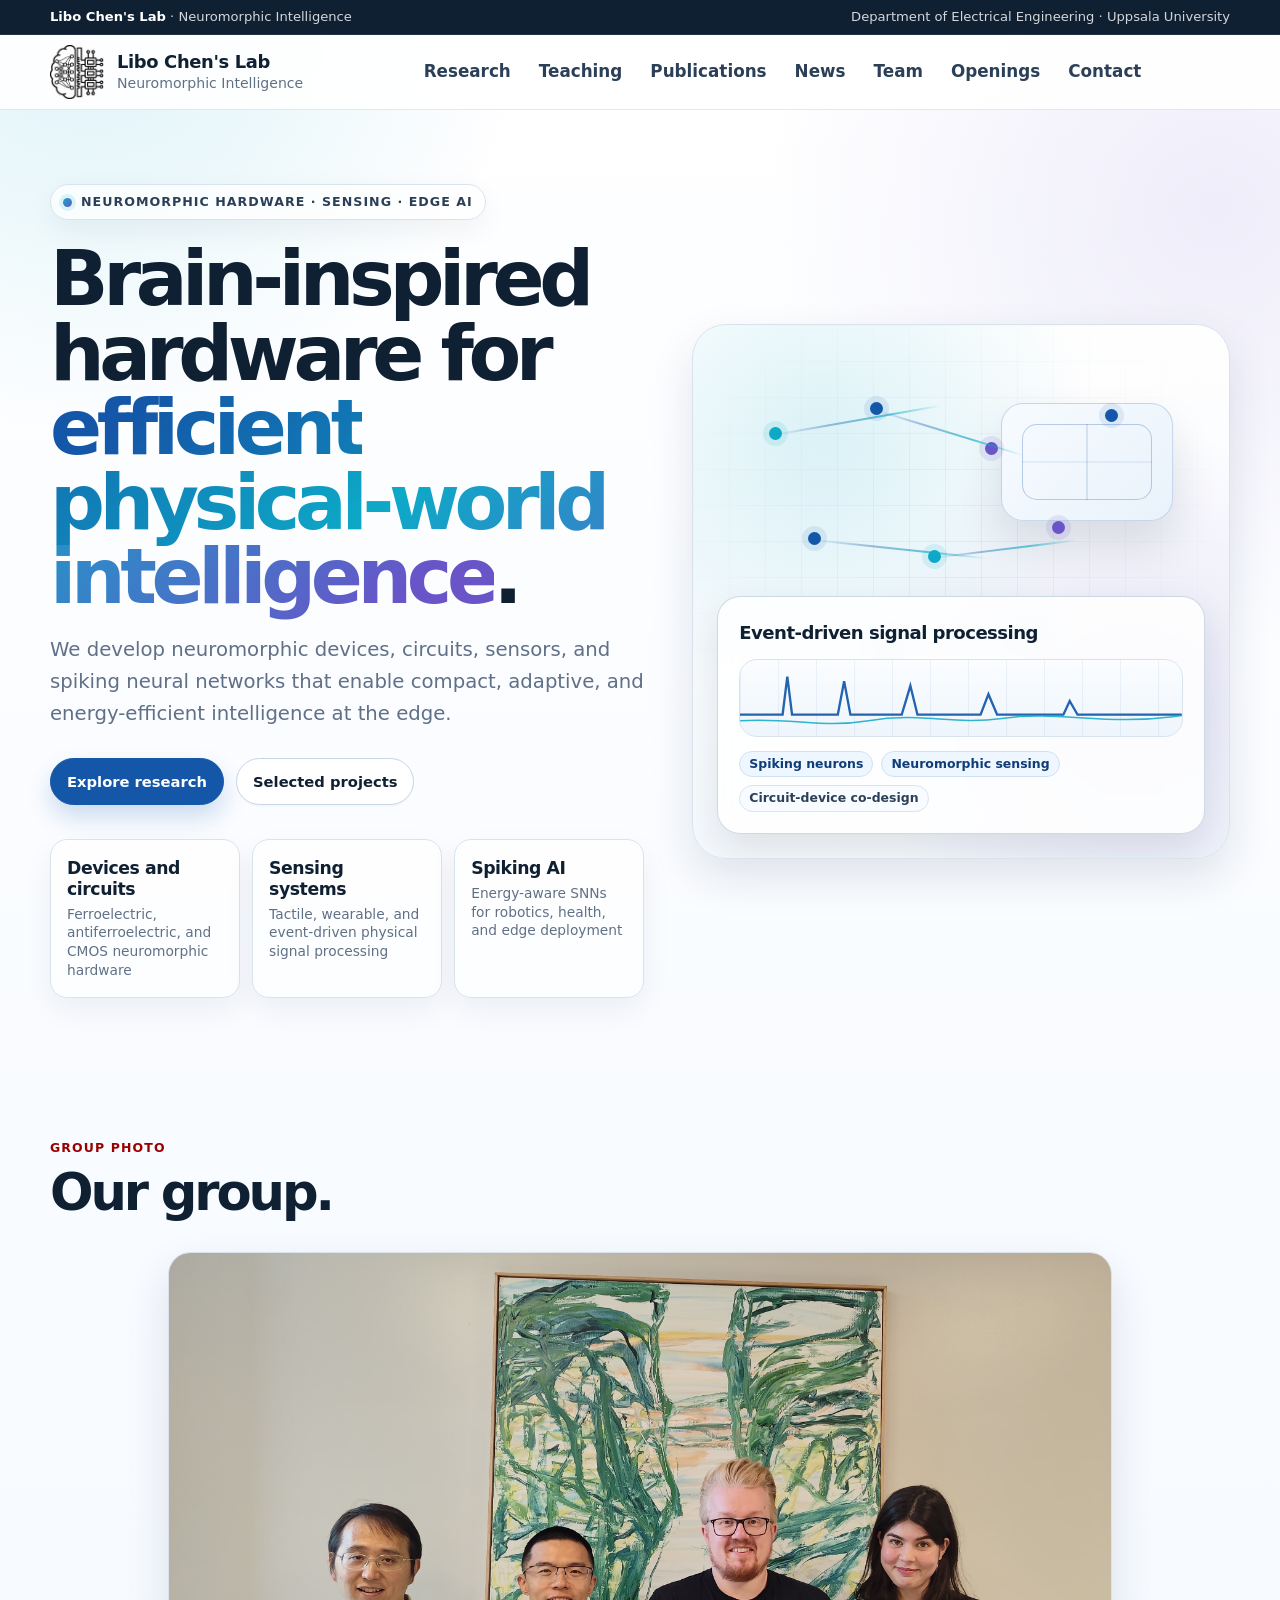
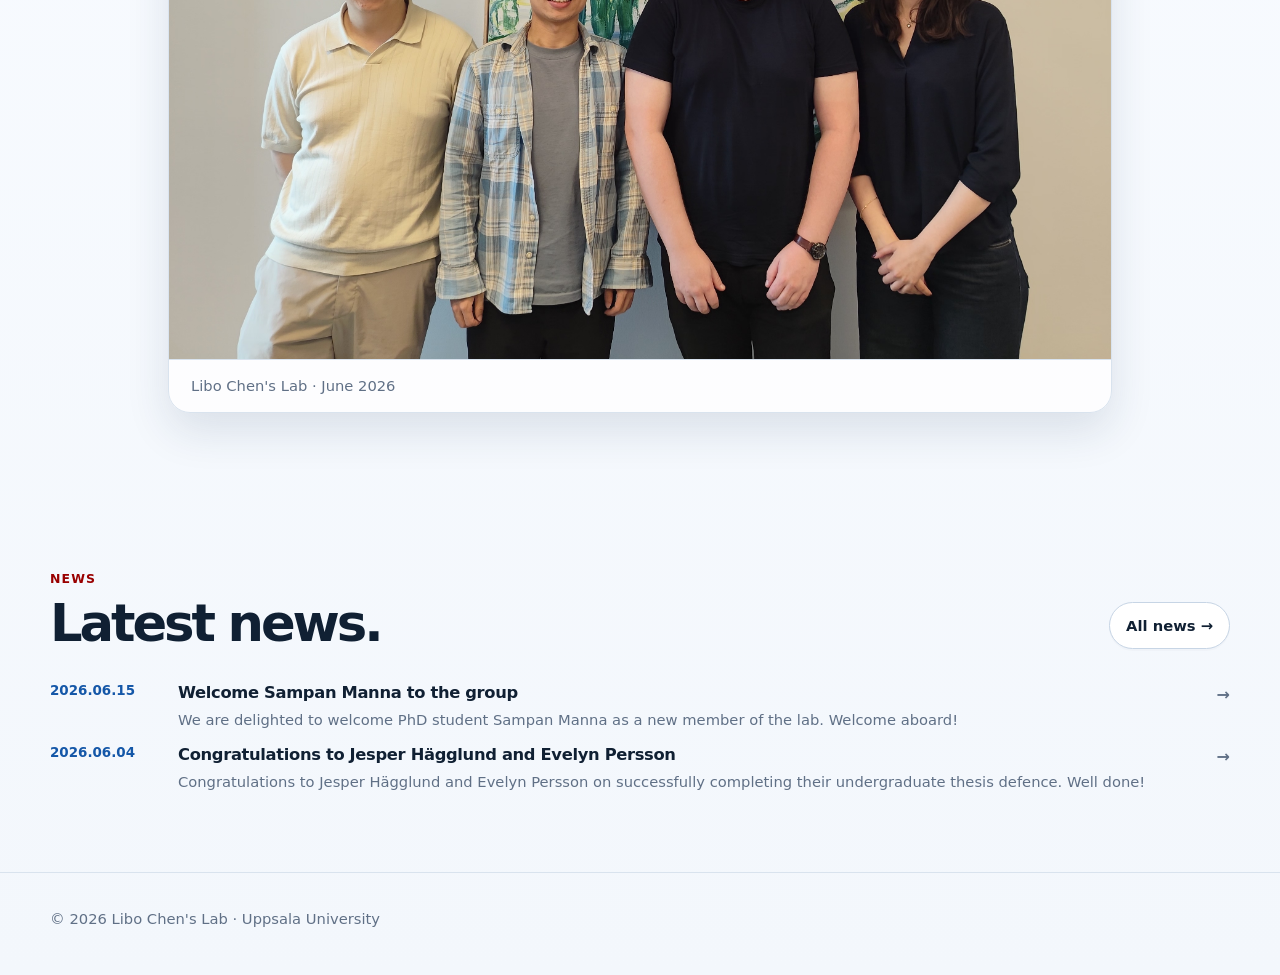
<file: index.html>
﻿<!DOCTYPE html>
<html lang="en">
<head>
  <meta charset="utf-8" />
  <meta name="viewport" content="width=device-width, initial-scale=1" />
  <meta name="description" content="Libo Chen's Lab at Uppsala University develops neuromorphic devices, circuits, sensing systems, spiking neural networks, and wearable digital technologies." />
  <title>Libo Chen's Lab | Neuromorphic Intelligence</title>
  <link rel="stylesheet" href="style.css" />
</head>

<body>
  <a class="skip" href="#main">Skip to content</a>

  <header>
    <div class="topbar">
      <div class="container topbar-inner">
        <span><strong>Libo Chen's Lab</strong> · Neuromorphic Intelligence</span>
        <span>Department of Electrical Engineering · Uppsala University</span>
      </div>
    </div>

    <div class="container nav">
      <a class="brand" href="index.html" aria-label="Libo Chen's Lab homepage">
        <img class="brand-mark" src="Photo/logo.jpg" alt="Libo Chen's Lab logo" />
        <div class="brand-text">
          <strong>Libo Chen's Lab</strong>
          <span>Neuromorphic Intelligence</span>
        </div>
      </a>

      <nav class="menu" id="menu" aria-label="Main navigation">
        <a href="research.html">Research</a>
        <a href="teaching.html">Teaching</a>
        <a href="publications.html">Publications</a>
        <a href="news.html">News</a>
        <a href="team.html">Team</a>
        <a href="openings.html">Openings</a>
        <a href="contact.html">Contact</a>
      </nav>

      <div class="nav-actions">
        <button class="mobile-toggle" id="mobileToggle" aria-label="Open navigation" aria-expanded="false">☰</button>
      </div>
    </div>
  </header>

  <main id="main">
    <section class="hero">
      <div class="container hero-grid">
        <div>
          <div class="eyebrow">Neuromorphic hardware · sensing · edge AI</div>
          <h1>Brain-inspired hardware for <span class="gradient-text">efficient physical-world intelligence</span>.</h1>
          <p class="hero-copy">
            We develop neuromorphic devices, circuits, sensors, and spiking neural networks that enable compact,
            adaptive, and energy-efficient intelligence at the edge.
          </p>

          <div class="hero-actions">
            <a class="btn primary" href="research.html">Explore research</a>
            <a class="btn" href="research.html">Selected projects</a>
          </div>

          <div class="meta-row" aria-label="Research focus summary">
            <div class="meta-card">
              <strong>Devices and circuits</strong>
              <span>Ferroelectric, antiferroelectric, and CMOS neuromorphic hardware</span>
            </div>
            <div class="meta-card">
              <strong>Sensing systems</strong>
              <span>Tactile, wearable, and event-driven physical signal processing</span>
            </div>
            <div class="meta-card">
              <strong>Spiking AI</strong>
              <span>Energy-aware SNNs for robotics, health, and edge deployment</span>
            </div>
          </div>
        </div>

        <div class="hero-visual" aria-label="Neuromorphic hardware and sensing illustration">
          <div class="chip" aria-hidden="true"></div>

          <div class="system-diagram" aria-hidden="true">
            <span class="node cyan" style="left: 10%; top: 19%"></span>
            <span class="node" style="left: 31%; top: 12%"></span>
            <span class="node violet" style="left: 55%; top: 23%"></span>
            <span class="node" style="left: 80%; top: 14%"></span>
            <span class="node" style="left: 18%; top: 48%"></span>
            <span class="node cyan" style="left: 43%; top: 53%"></span>
            <span class="node violet" style="left: 69%; top: 45%"></span>
            <span class="node" style="left: 33%; top: 80%"></span>
            <span class="node cyan" style="left: 62%; top: 74%"></span>

            <span class="connection" style="left: 11%; top: 21%; width: 170px; transform: rotate(-10deg);"></span>
            <span class="connection" style="left: 32%; top: 14%; width: 155px; transform: rotate(17deg);"></span>
            <span class="connection" style="left: 19%; top: 50%; width: 176px; transform: rotate(6deg);"></span>
            <span class="connection" style="left: 44%; top: 55%; width: 145px; transform: rotate(-7deg);"></span>
            <span class="connection" style="left: 35%; top: 82%; width: 154px; transform: rotate(-6deg);"></span>
          </div>

          <div class="visual-panel">
            <h3>Event-driven signal processing</h3>
            <div class="signal" aria-hidden="true">
              <svg viewBox="0 0 560 100" preserveAspectRatio="none">
                <path d="M0,72 L54,72 L60,22 L66,72 L124,72 L132,28 L140,72 L205,72 L216,34 L225,72 L305,72 L315,45 L326,72 L410,72 L418,54 L428,72 L560,72"
                  fill="none" stroke="rgba(20,87,168,0.92)" stroke-width="3" />
                <path d="M0,80 C70,76 104,90 163,80 C229,68 268,86 332,77 C408,66 462,88 560,73"
                  fill="none" stroke="rgba(13,169,199,0.85)" stroke-width="2" />
              </svg>
            </div>
            <div class="tags">
              <span class="tag blue">Spiking neurons</span>
              <span class="tag blue">Neuromorphic sensing</span>
              <span class="tag">Circuit-device co-design</span>
            </div>
          </div>
        </div>
      </div>
    </section>

    <section>
      <div class="container">
        <div class="section-head">
          <div>
            <div class="section-kicker">Group photo</div>
            <h2>Our group.</h2>
          </div>
        </div>
        <figure class="group-photo">
          <img src="Photo/Group photo2026.06.jpg" alt="Libo Chen's Lab group photo, June 2026" />
          <figcaption>Libo Chen's Lab · June 2026</figcaption>
        </figure>
      </div>
    </section>

    <section>
      <div class="container">
        <div class="section-head">
          <div>
            <div class="section-kicker">News</div>
            <h2>Latest news.</h2>
          </div>
          <a class="btn" href="news.html">All news →</a>
        </div>
        <div class="news-list" id="latestNews">
          <p><a href="news.html">See the latest updates →</a></p>
        </div>
      </div>
    </section>
  </main>

  <footer>
    <div class="container footer-inner">
      <div>© <span id="year"></span> Libo Chen's Lab · Uppsala University</div>    </div>
  </footer>

  <script>
    const toggle = document.getElementById('mobileToggle');
    const menu = document.getElementById('menu');

    toggle?.addEventListener('click', () => {
      const open = menu.classList.toggle('open');
      toggle.setAttribute('aria-expanded', String(open));
    });

    menu?.querySelectorAll('a').forEach(link => {
      link.addEventListener('click', () => {
        menu.classList.remove('open');
        toggle?.setAttribute('aria-expanded', 'false');
      });
    });

    document.getElementById('year').textContent = new Date().getFullYear();

    // Pull the two newest items from news.html into the Latest news section.
    fetch('news.html')
      .then(res => res.text())
      .then(html => {
        const doc = new DOMParser().parseFromString(html, 'text/html');
        const items = Array.from(doc.querySelectorAll('.news-list .news-item')).slice(0, 2);
        if (items.length) {
          document.getElementById('latestNews').innerHTML = items.map(el => el.outerHTML).join('');
        }
      })
      .catch(() => { /* keep the static fallback link */ });
  </script>
</body>
</html>
</file>
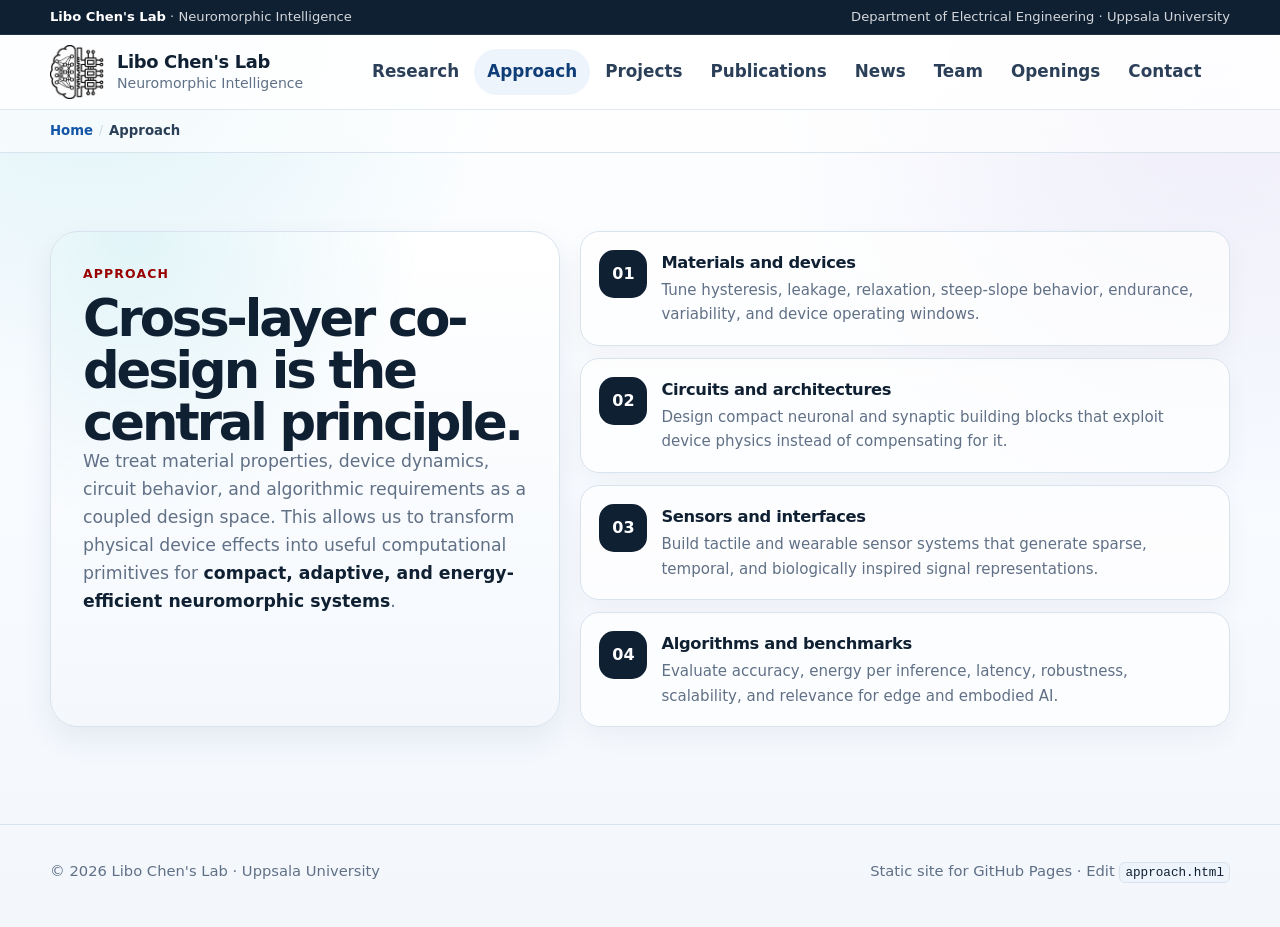
<file: approach.html>
﻿<!DOCTYPE html>
<html lang="en">
<head>
  <meta charset="utf-8" />
  <meta name="viewport" content="width=device-width, initial-scale=1" />
  <meta name="description" content="Our cross-layer co-design approach — from materials and devices to circuits, sensors, and algorithms." />
  <title>Approach | Libo Chen's Lab</title>
  <link rel="stylesheet" href="style.css" />
</head>

<body>
  <a class="skip" href="#main">Skip to content</a>

  <header>
    <div class="topbar">
      <div class="container topbar-inner">
        <span><strong>Libo Chen's Lab</strong> · Neuromorphic Intelligence</span>
        <span>Department of Electrical Engineering · Uppsala University</span>
      </div>
    </div>

    <div class="container nav">
      <a class="brand" href="index.html" aria-label="Libo Chen's Lab homepage">
        <img class="brand-mark" src="Photo/logo.jpg" alt="Libo Chen's Lab logo" />
        <div class="brand-text">
          <strong>Libo Chen's Lab</strong>
          <span>Neuromorphic Intelligence</span>
        </div>
      </a>

      <nav class="menu" id="menu" aria-label="Main navigation">
        <a href="research.html">Research</a>
        <a href="approach.html" class="active">Approach</a>
        <a href="projects.html">Projects</a>
        <a href="publications.html">Publications</a>
        <a href="news.html">News</a>
        <a href="team.html">Team</a>
        <a href="openings.html">Openings</a>
        <a href="contact.html">Contact</a>
      </nav>

      <div class="nav-actions">
        <button class="mobile-toggle" id="mobileToggle" aria-label="Open navigation" aria-expanded="false">☰</button>
      </div>
    </div>
  </header>

  <main id="main">
    <nav class="breadcrumb" aria-label="Breadcrumb">
      <div class="container breadcrumb-inner">
        <a href="index.html">Home</a>
        <span class="sep">/</span>
        <span class="current">Approach</span>
      </div>
    </nav>
    <section>
      <div class="container split">
        <div class="mission">
          <div class="section-kicker">Approach</div>
          <h2>Cross-layer co-design is the central principle.</h2>
          <p>
            We treat material properties, device dynamics, circuit behavior, and algorithmic requirements as a coupled design space.
            This allows us to transform physical device effects into useful computational primitives for <strong>compact, adaptive, and energy-efficient neuromorphic systems</strong>.
          </p>
        </div>

        <div class="pipeline">
          <div class="step">
            <div class="step-no">01</div>
            <div>
              <h3>Materials and devices</h3>
              <p>Tune hysteresis, leakage, relaxation, steep-slope behavior, endurance, variability, and device operating windows.</p>
            </div>
          </div>

          <div class="step">
            <div class="step-no">02</div>
            <div>
              <h3>Circuits and architectures</h3>
              <p>Design compact neuronal and synaptic building blocks that exploit device physics instead of compensating for it.</p>
            </div>
          </div>

          <div class="step">
            <div class="step-no">03</div>
            <div>
              <h3>Sensors and interfaces</h3>
              <p>Build tactile and wearable sensor systems that generate sparse, temporal, and biologically inspired signal representations.</p>
            </div>
          </div>

          <div class="step">
            <div class="step-no">04</div>
            <div>
              <h3>Algorithms and benchmarks</h3>
              <p>Evaluate accuracy, energy per inference, latency, robustness, scalability, and relevance for edge and embodied AI.</p>
            </div>
          </div>
        </div>
      </div>
    </section>
  </main>

  <footer>
    <div class="container footer-inner">
      <div>© <span id="year"></span> Libo Chen's Lab · Uppsala University</div>
      <div>Static site for GitHub Pages · Edit <code>approach.html</code></div>
    </div>
  </footer>

  <script>
    const toggle = document.getElementById('mobileToggle');
    const menu = document.getElementById('menu');

    toggle?.addEventListener('click', () => {
      const open = menu.classList.toggle('open');
      toggle.setAttribute('aria-expanded', String(open));
    });

    menu?.querySelectorAll('a').forEach(link => {
      link.addEventListener('click', () => {
        menu.classList.remove('open');
        toggle?.setAttribute('aria-expanded', 'false');
      });
    });

    document.getElementById('year').textContent = new Date().getFullYear();
  </script>
</body>
</html>
</file>
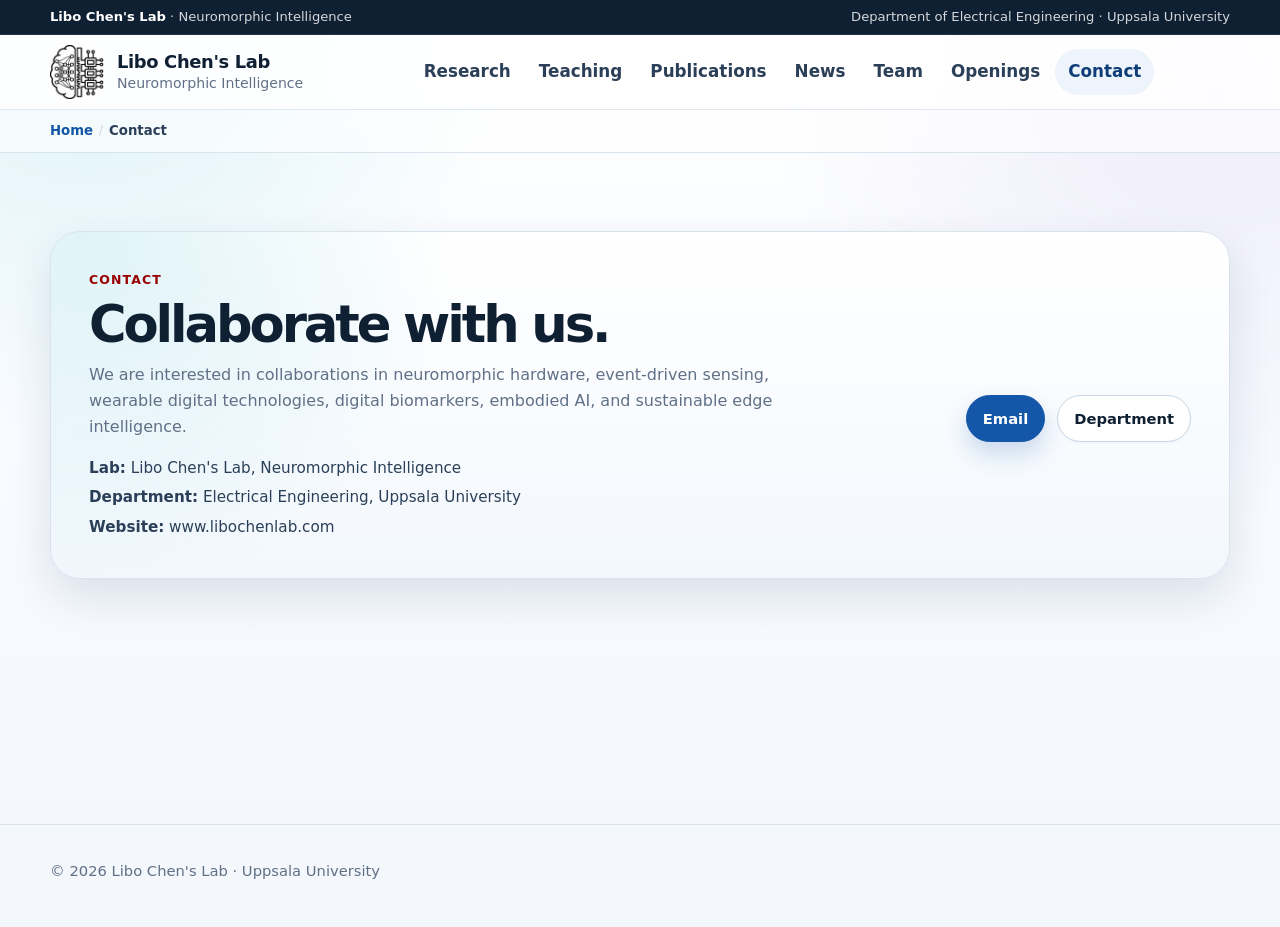
<file: contact.html>
﻿<!DOCTYPE html>
<html lang="en">
<head>
  <meta charset="utf-8" />
  <meta name="viewport" content="width=device-width, initial-scale=1" />
  <meta name="description" content="Contact Libo Chen's Lab — collaborations in neuromorphic hardware, event-driven sensing, wearable technologies, and edge AI." />
  <title>Contact | Libo Chen's Lab</title>
  <link rel="stylesheet" href="style.css" />
</head>

<body>
  <a class="skip" href="#main">Skip to content</a>

  <header>
    <div class="topbar">
      <div class="container topbar-inner">
        <span><strong>Libo Chen's Lab</strong> · Neuromorphic Intelligence</span>
        <span>Department of Electrical Engineering · Uppsala University</span>
      </div>
    </div>

    <div class="container nav">
      <a class="brand" href="index.html" aria-label="Libo Chen's Lab homepage">
        <img class="brand-mark" src="Photo/logo.jpg" alt="Libo Chen's Lab logo" />
        <div class="brand-text">
          <strong>Libo Chen's Lab</strong>
          <span>Neuromorphic Intelligence</span>
        </div>
      </a>

      <nav class="menu" id="menu" aria-label="Main navigation">
        <a href="research.html">Research</a>
        <a href="teaching.html">Teaching</a>
        <a href="publications.html">Publications</a>
        <a href="news.html">News</a>
        <a href="team.html">Team</a>
        <a href="openings.html">Openings</a>
        <a href="contact.html" class="active">Contact</a>
      </nav>

      <div class="nav-actions">
        <button class="mobile-toggle" id="mobileToggle" aria-label="Open navigation" aria-expanded="false">☰</button>
      </div>
    </div>
  </header>

  <main id="main">
    <nav class="breadcrumb" aria-label="Breadcrumb">
      <div class="container breadcrumb-inner">
        <a href="index.html">Home</a>
        <span class="sep">/</span>
        <span class="current">Contact</span>
      </div>
    </nav>
    <section>
      <div class="container contact">
        <div>
          <div class="section-kicker">Contact</div>
          <h2>Collaborate with us.</h2>
          <p>
            We are interested in collaborations in neuromorphic hardware, event-driven sensing, wearable digital technologies,
            digital biomarkers, embodied AI, and sustainable edge intelligence.
          </p>

          <div class="contact-details">
            <span><strong>Lab:</strong> Libo Chen's Lab, Neuromorphic Intelligence</span>
            <span><strong>Department:</strong> Electrical Engineering, Uppsala University</span>
            <span><strong>Website:</strong> www.libochenlab.com</span>
          </div>
        </div>

        <div class="hero-actions">
          <a class="btn primary" href="mailto:libo.chen@angstrom.uu.se">Email</a>
          <a class="btn" href="https://www.uu.se/en/department/electrical-engineering" target="_blank" rel="noopener">Department</a>
        </div>
      </div>
    </section>
  </main>

  <footer>
    <div class="container footer-inner">
      <div>© <span id="year"></span> Libo Chen's Lab · Uppsala University</div>    </div>
  </footer>

  <script>
    const toggle = document.getElementById('mobileToggle');
    const menu = document.getElementById('menu');

    toggle?.addEventListener('click', () => {
      const open = menu.classList.toggle('open');
      toggle.setAttribute('aria-expanded', String(open));
    });

    menu?.querySelectorAll('a').forEach(link => {
      link.addEventListener('click', () => {
        menu.classList.remove('open');
        toggle?.setAttribute('aria-expanded', 'false');
      });
    });

    document.getElementById('year').textContent = new Date().getFullYear();
  </script>
</body>
</html>
</file>
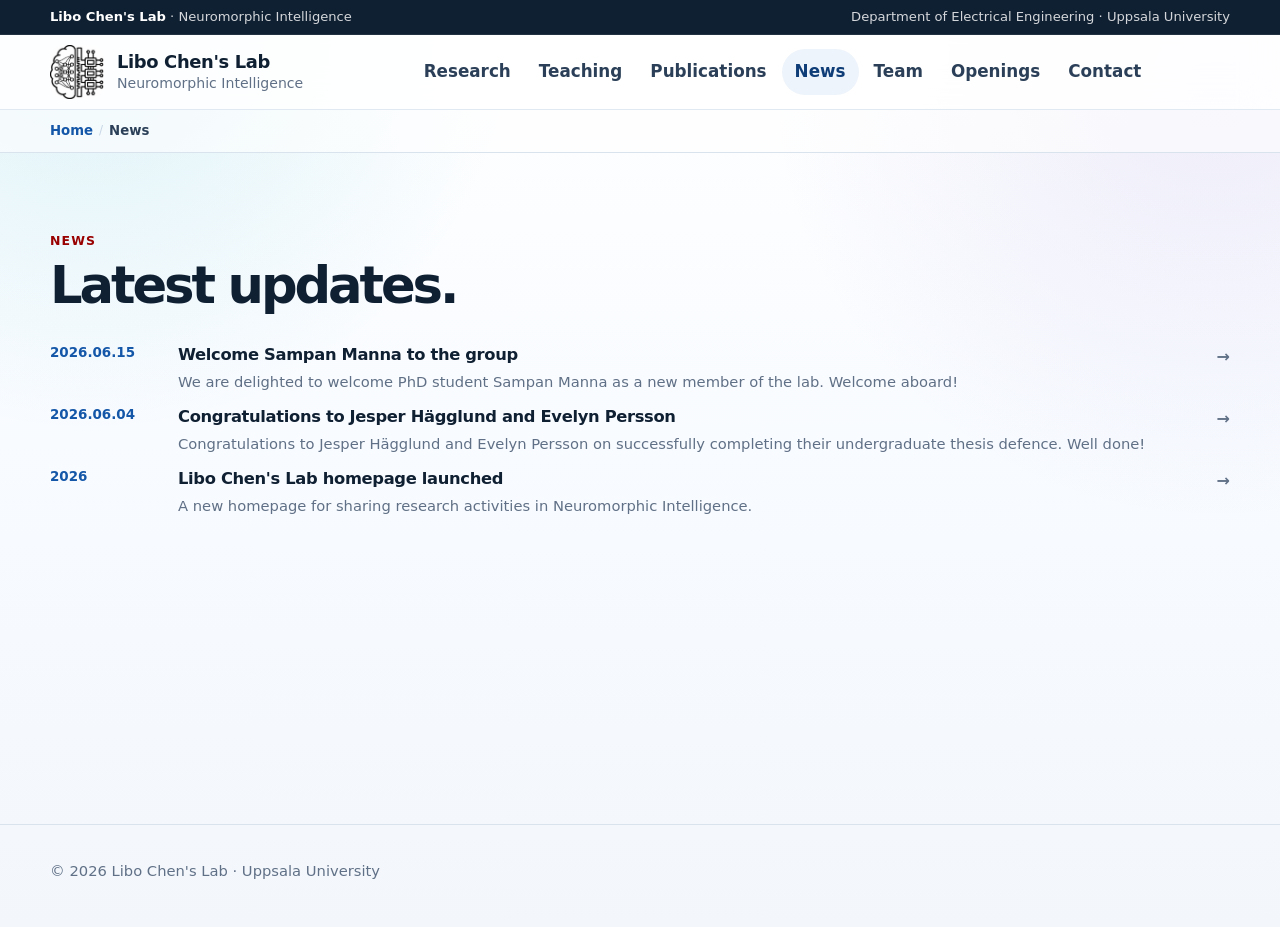
<file: news.html>
﻿<!DOCTYPE html>
<html lang="en">
<head>
  <meta charset="utf-8" />
  <meta name="viewport" content="width=device-width, initial-scale=1" />
  <meta name="description" content="Latest news and updates from Libo Chen's Lab — papers, grants, talks, and open positions." />
  <title>News | Libo Chen's Lab</title>
  <link rel="stylesheet" href="style.css" />
</head>

<body>
  <a class="skip" href="#main">Skip to content</a>

  <header>
    <div class="topbar">
      <div class="container topbar-inner">
        <span><strong>Libo Chen's Lab</strong> · Neuromorphic Intelligence</span>
        <span>Department of Electrical Engineering · Uppsala University</span>
      </div>
    </div>

    <div class="container nav">
      <a class="brand" href="index.html" aria-label="Libo Chen's Lab homepage">
        <img class="brand-mark" src="Photo/logo.jpg" alt="Libo Chen's Lab logo" />
        <div class="brand-text">
          <strong>Libo Chen's Lab</strong>
          <span>Neuromorphic Intelligence</span>
        </div>
      </a>

      <nav class="menu" id="menu" aria-label="Main navigation">
        <a href="research.html">Research</a>
        <a href="teaching.html">Teaching</a>
        <a href="publications.html">Publications</a>
        <a href="news.html" class="active">News</a>
        <a href="team.html">Team</a>
        <a href="openings.html">Openings</a>
        <a href="contact.html">Contact</a>
      </nav>

      <div class="nav-actions">
        <button class="mobile-toggle" id="mobileToggle" aria-label="Open navigation" aria-expanded="false">☰</button>
      </div>
    </div>
  </header>

  <main id="main">
    <nav class="breadcrumb" aria-label="Breadcrumb">
      <div class="container breadcrumb-inner">
        <a href="index.html">Home</a>
        <span class="sep">/</span>
        <span class="current">News</span>
      </div>
    </nav>
    <section>
      <div class="container">
        <div class="section-head">
          <div>
            <div class="section-kicker">News</div>
            <h2>Latest updates.</h2>
          </div>

          </p>
        </div>

        <div class="news-list">
          <article class="news-item">
            <div class="date">2026.06.15</div>
            <div>
              <h3>Welcome Sampan Manna to the group</h3>
              <p>We are delighted to welcome PhD student Sampan Manna as a new member of the lab. Welcome aboard!</p>
            </div>
            <span class="arrow">→</span>
          </article>

          <article class="news-item">
            <div class="date">2026.06.04</div>
            <div>
              <h3>Congratulations to Jesper Hägglund and Evelyn Persson</h3>
              <p>Congratulations to Jesper Hägglund and Evelyn Persson on successfully completing their undergraduate thesis defence. Well done!</p>
            </div>
            <span class="arrow">→</span>
          </article>

          <article class="news-item">
            <div class="date">2026</div>
            <div>
              <h3>Libo Chen's Lab homepage launched</h3>
              <p>A new homepage for sharing research activities in Neuromorphic Intelligence.</p>
            </div>
            <span class="arrow">→</span>
          </article>
        </div>
      </div>
    </section>
  </main>

  <footer>
    <div class="container footer-inner">
      <div>© <span id="year"></span> Libo Chen's Lab · Uppsala University</div>    </div>
  </footer>

  <script>
    const toggle = document.getElementById('mobileToggle');
    const menu = document.getElementById('menu');

    toggle?.addEventListener('click', () => {
      const open = menu.classList.toggle('open');
      toggle.setAttribute('aria-expanded', String(open));
    });

    menu?.querySelectorAll('a').forEach(link => {
      link.addEventListener('click', () => {
        menu.classList.remove('open');
        toggle?.setAttribute('aria-expanded', 'false');
      });
    });

    document.getElementById('year').textContent = new Date().getFullYear();
  </script>
</body>
</html>
</file>
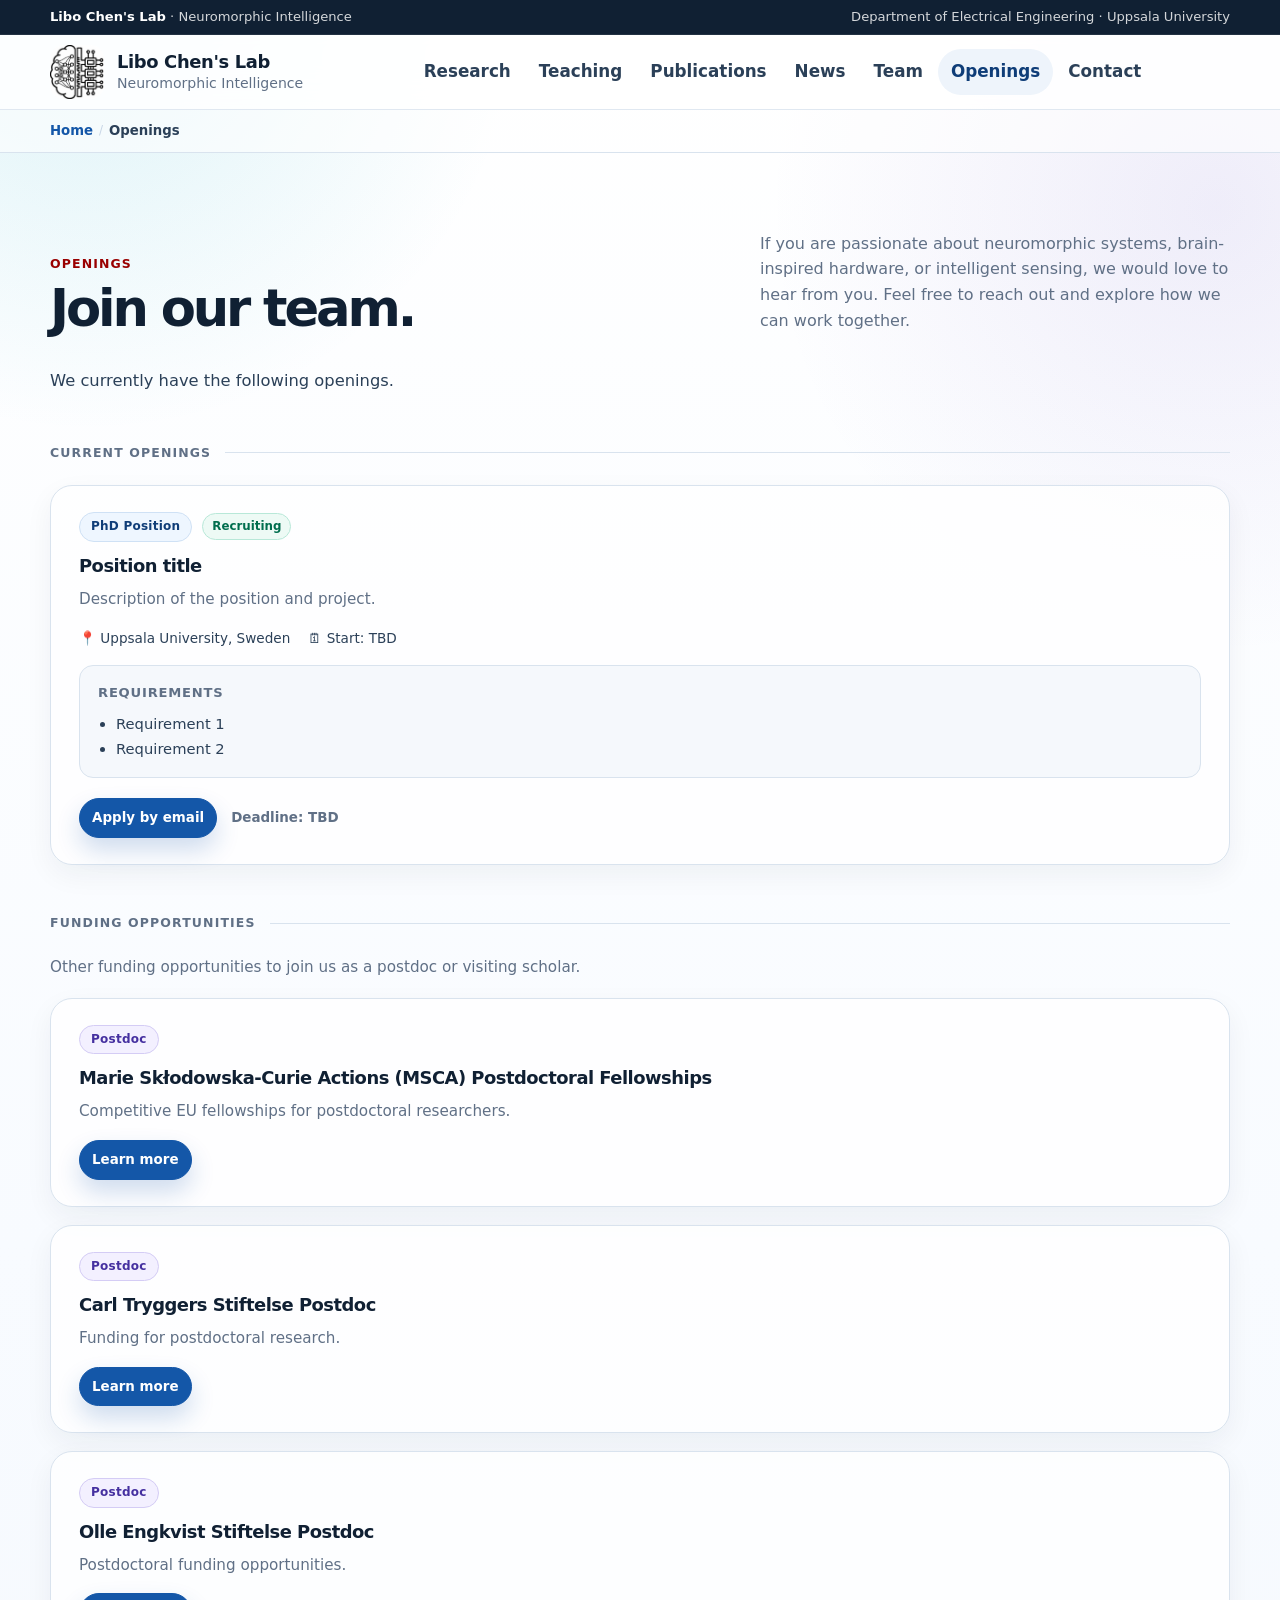
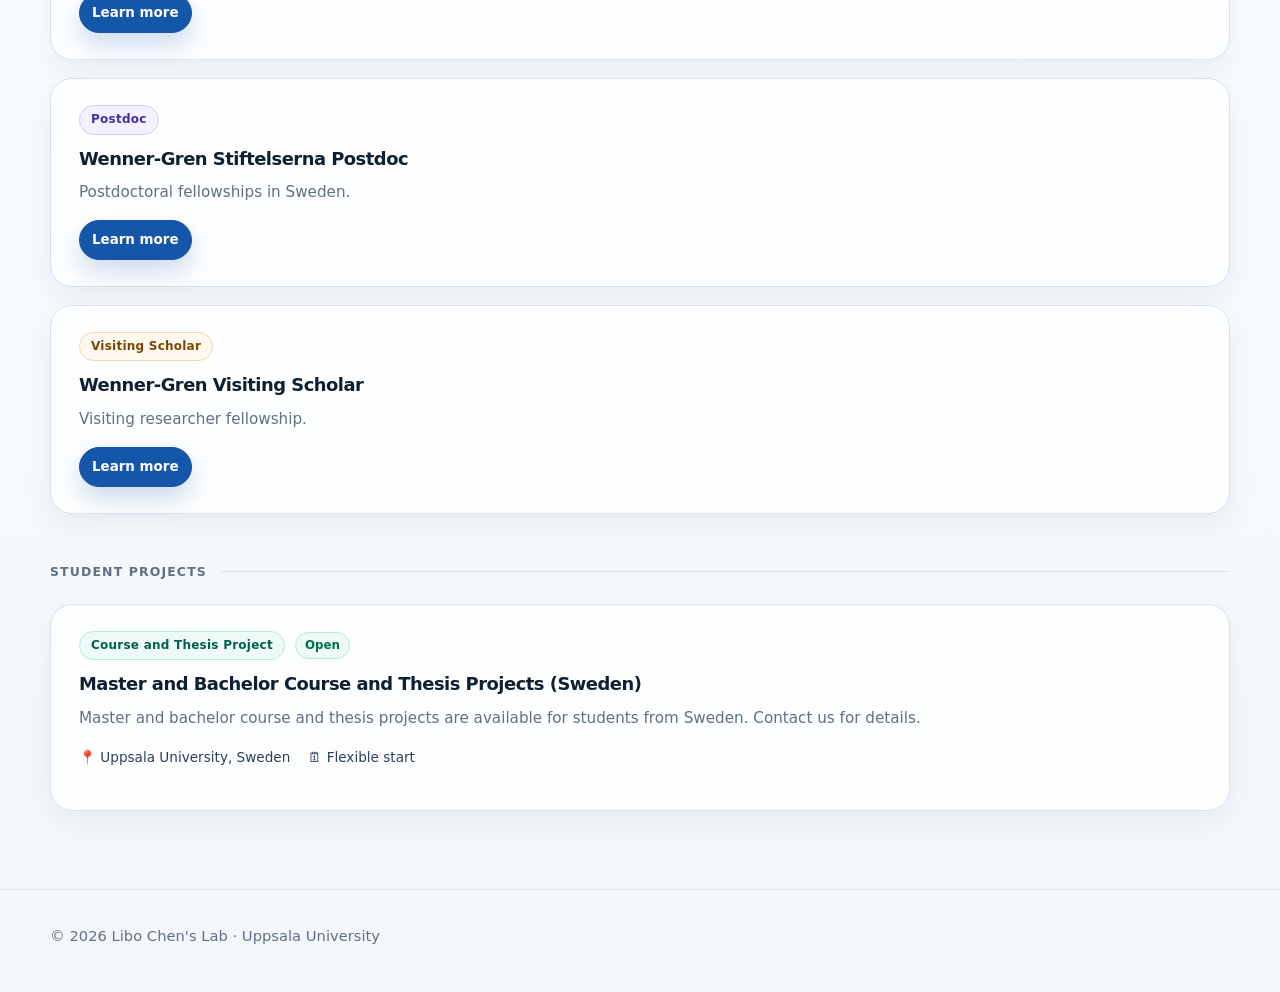
<file: openings.html>
﻿<!DOCTYPE html>
<html lang="en">
<head>
  <meta charset="utf-8" />
  <meta name="viewport" content="width=device-width, initial-scale=1" />
  <meta name="description" content="Open positions at Libo Chen's Lab — PhD, postdoc, master thesis, and collaboration opportunities." />
  <title>Openings | Libo Chen's Lab</title>
  <link rel="stylesheet" href="style.css" />
  <style>
    /* ── Openings ────────────────────────────────────────── */
    .openings-list {
      display: grid;
      gap: 18px;
    }

    .opening-card {
      padding: 26px 28px;
      border: 1px solid var(--line);
      border-radius: var(--radius);
      background: rgba(255, 255, 255, 0.82);
      box-shadow: 0 10px 28px rgba(16, 32, 51, 0.055);
    }

    .opening-header {
      display: flex;
      align-items: center;
      gap: 10px;
      margin-bottom: 12px;
    }

    .opening-type {
      display: inline-block;
      padding: 4px 11px;
      border-radius: 999px;
      font-size: 0.75rem;
      font-weight: 800;
      letter-spacing: 0.02em;
    }

    .opening-type.phd    { background: #eef6ff; color: var(--blue-2);  border: 1px solid #cfe1f5; }
    .opening-type.postdoc{ background: #f3f0ff; color: #4530a0;        border: 1px solid #d4ccf5; }
    .opening-type.master { background: #eefaf7; color: #005f4e;        border: 1px solid #b8e8df; }
    .opening-type.collab { background: #fff8ee; color: #7a4800;        border: 1px solid #f0d9b0; }

    .opening-status {
      font-size: 0.74rem;
      font-weight: 800;
      padding: 3px 9px;
      border-radius: 999px;
    }

    .opening-status.open { background: #edfaf5; color: #006e4e; border: 1px solid #b8e8d8; }

    .opening-title {
      margin: 0 0 10px;
      font-size: 1.12rem;
      letter-spacing: -0.028em;
      line-height: 1.3;
    }

    .opening-desc {
      margin: 0 0 16px;
      color: var(--muted);
      font-size: 0.95rem;
      line-height: 1.6;
    }

    .opening-meta {
      display: flex;
      flex-wrap: wrap;
      gap: 6px 18px;
      margin-bottom: 16px;
      font-size: 0.85rem;
      color: var(--ink-2);
    }

    .opening-reqs {
      margin-bottom: 20px;
      padding: 16px 18px;
      border-radius: 14px;
      background: var(--soft);
      border: 1px solid var(--line);
    }

    .opening-reqs strong {
      display: block;
      font-size: 0.82rem;
      text-transform: uppercase;
      letter-spacing: 0.06em;
      color: var(--muted);
      margin-bottom: 8px;
    }

    .opening-reqs ul {
      margin: 0;
      padding-left: 18px;
      color: var(--ink-2);
      font-size: 0.92rem;
      line-height: 1.7;
    }

    .opening-footer {
      display: flex;
      align-items: center;
      gap: 14px;
      flex-wrap: wrap;
    }

    .opening-deadline {
      font-size: 0.84rem;
      color: var(--muted);
      font-weight: 600;
    }

    /* ── Category sections ───────────────────────────────── */
    .openings-category {
      margin-top: 48px;
    }

    .openings-category:first-of-type {
      margin-top: 0;
    }

    .category-header {
      display: flex;
      align-items: center;
      gap: 14px;
      margin-bottom: 22px;
    }

    .category-header h3 {
      margin: 0;
      font-size: 0.78rem;
      font-weight: 900;
      text-transform: uppercase;
      letter-spacing: 0.09em;
      color: var(--muted);
      white-space: nowrap;
    }

    .category-header::after {
      content: "";
      flex: 1;
      height: 1px;
      background: var(--line);
    }

    .category-note {
      margin: 0 0 18px;
      color: var(--muted);
      font-size: 0.95rem;
      line-height: 1.6;
    }
  </style>
</head>

<body>
  <a class="skip" href="#main">Skip to content</a>

  <header>
    <div class="topbar">
      <div class="container topbar-inner">
        <span><strong>Libo Chen's Lab</strong> · Neuromorphic Intelligence</span>
        <span>Department of Electrical Engineering · Uppsala University</span>
      </div>
    </div>

    <div class="container nav">
      <a class="brand" href="index.html" aria-label="Libo Chen's Lab homepage">
        <img class="brand-mark" src="Photo/logo.jpg" alt="Libo Chen's Lab logo" />
        <div class="brand-text">
          <strong>Libo Chen's Lab</strong>
          <span>Neuromorphic Intelligence</span>
        </div>
      </a>

      <nav class="menu" id="menu" aria-label="Main navigation">
        <a href="research.html">Research</a>
        <a href="teaching.html">Teaching</a>
        <a href="publications.html">Publications</a>
        <a href="news.html">News</a>
        <a href="team.html">Team</a>
        <a href="openings.html" class="active">Openings</a>
        <a href="contact.html">Contact</a>
      </nav>

      <div class="nav-actions">
        <button class="mobile-toggle" id="mobileToggle" aria-label="Open navigation" aria-expanded="false">☰</button>
      </div>
    </div>
  </header>

  <main id="main">
    <nav class="breadcrumb" aria-label="Breadcrumb">
      <div class="container breadcrumb-inner">
        <a href="index.html">Home</a>
        <span class="sep">/</span>
        <span class="current">Openings</span>
      </div>
    </nav>
    <section>
      <div class="container">

        <div class="section-head">
          <div>
            <div class="section-kicker">Openings</div>
            <h2>Join our team.</h2>
          </div>
          <p>
            If you are passionate about neuromorphic systems, brain-inspired hardware, or intelligent sensing, we would love to hear from you. Feel free to reach out and explore how we can work together.
          </p>
        </div>

        <p style="margin: 0 0 40px; font-size: 1.02rem; color: var(--ink-2); line-height: 1.7;">
          We currently have the following openings.
        </p>

        <!-- ═══════════════════════════════════════════
             Current Openings
        ═══════════════════════════════════════════ -->
        <div class="openings-category">
          <div class="category-header"><h3>Current Openings</h3></div>
          <div class="openings-list">

            <!-- Opening slot 1 ─────────────────────── -->
            <article class="opening-card">
              <div class="opening-header">
                <span class="opening-type phd">PhD Position</span>
                <span class="opening-status open">Recruiting</span>
              </div>
              <h4 class="opening-title">Position title</h4>
              <p class="opening-desc">
                Description of the position and project.
              </p>
              <div class="opening-meta">
                <span>📍 Uppsala University, Sweden</span>
                <span>🗓 Start: TBD</span>
              </div>
              <div class="opening-reqs">
                <strong>Requirements</strong>
                <ul>
                  <li>Requirement 1</li>
                  <li>Requirement 2</li>
                </ul>
              </div>
              <div class="opening-footer">
                <a class="btn primary small" href="mailto:libo.chen@angstrom.uu.se">Apply by email</a>
                <span class="opening-deadline">Deadline: TBD</span>
              </div>
            </article>

          </div>
        </div>

        <!-- ═══════════════════════════════════════════
             Funding Opportunities
        ═══════════════════════════════════════════ -->
        <div class="openings-category">
          <div class="category-header"><h3>Funding Opportunities</h3></div>
          <p class="category-note">Other funding opportunities to join us as a postdoc or visiting scholar.</p>
          <div class="openings-list">

            <!-- Funding 1: MSCA ─────────────────────── -->
            <article class="opening-card">
              <div class="opening-header">
                <span class="opening-type postdoc">Postdoc</span>
              </div>
              <h4 class="opening-title">Marie Skłodowska-Curie Actions (MSCA) Postdoctoral Fellowships</h4>
              <p class="opening-desc">
                Competitive EU fellowships for postdoctoral researchers.
              </p>
              <div class="opening-footer">
                <a class="btn primary small" href="https://marie-sklodowska-curie-actions.ec.europa.eu/actions/postdoctoral-fellowships" target="_blank" rel="noopener">Learn more</a>
              </div>
            </article>

            <!-- Funding 2: Carl Tryggers ────────────── -->
            <article class="opening-card">
              <div class="opening-header">
                <span class="opening-type postdoc">Postdoc</span>
              </div>
              <h4 class="opening-title">Carl Tryggers Stiftelse Postdoc</h4>
              <p class="opening-desc">
                Funding for postdoctoral research.
              </p>
              <div class="opening-footer">
                <a class="btn primary small" href="https://www.carltryggersstiftelse.se/ansok/" target="_blank" rel="noopener">Learn more</a>
              </div>
            </article>

            <!-- Funding 3: Olle Engkvist ────────────── -->
            <article class="opening-card">
              <div class="opening-header">
                <span class="opening-type postdoc">Postdoc</span>
              </div>
              <h4 class="opening-title">Olle Engkvist Stiftelse Postdoc</h4>
              <p class="opening-desc">
                Postdoctoral funding opportunities.
              </p>
              <div class="opening-footer">
                <a class="btn primary small" href="https://oes.se/att-ansoka/ansokan-vetenskaplig-forskning/" target="_blank" rel="noopener">Learn more</a>
              </div>
            </article>

            <!-- Funding 4: Wenner-Gren Postdoc ─────── -->
            <article class="opening-card">
              <div class="opening-header">
                <span class="opening-type postdoc">Postdoc</span>
              </div>
              <h4 class="opening-title">Wenner-Gren Stiftelserna Postdoc</h4>
              <p class="opening-desc">
                Postdoctoral fellowships in Sweden.
              </p>
              <div class="opening-footer">
                <a class="btn primary small" href="https://www.swgc.org/postdoktorsstipendier-sverige" target="_blank" rel="noopener">Learn more</a>
              </div>
            </article>

            <!-- Funding 5: Wenner-Gren Visiting ────── -->
            <article class="opening-card">
              <div class="opening-header">
                <span class="opening-type collab">Visiting Scholar</span>
              </div>
              <h4 class="opening-title">Wenner-Gren Visiting Scholar</h4>
              <p class="opening-desc">
                Visiting researcher fellowship.
              </p>
              <div class="opening-footer">
                <a class="btn primary small" href="https://www.swgc.org/gastforskarstipendier-sverige" target="_blank" rel="noopener">Learn more</a>
              </div>
            </article>

          </div>
        </div>

        <!-- ═══════════════════════════════════════════
             Student Projects
        ═══════════════════════════════════════════ -->
        <div class="openings-category">
          <div class="category-header"><h3>Student Projects</h3></div>
          <div class="openings-list">

            <!-- Student project slot 1 ──────────────── -->
            <article class="opening-card">
              <div class="opening-header">
                <span class="opening-type master">Course and Thesis Project</span>
                <span class="opening-status open">Open</span>
              </div>
              <h4 class="opening-title">Master and Bachelor Course and Thesis Projects (Sweden)</h4>
              <p class="opening-desc">
                Master and bachelor course and thesis projects are available for students from Sweden. Contact us for details.
              </p>
              <div class="opening-meta">
                <span>📍 Uppsala University, Sweden</span>
                <span>🗓 Flexible start</span>
              </div>
              <div class="opening-footer">
              </div>
            </article>

          </div>
        </div>

      </div>
    </section>
  </main>

  <footer>
    <div class="container footer-inner">
      <div>© <span id="year"></span> Libo Chen's Lab · Uppsala University</div>    </div>
  </footer>

  <script>
    const toggle = document.getElementById('mobileToggle');
    const menu = document.getElementById('menu');

    toggle?.addEventListener('click', () => {
      const open = menu.classList.toggle('open');
      toggle.setAttribute('aria-expanded', String(open));
    });

    menu?.querySelectorAll('a').forEach(link => {
      link.addEventListener('click', () => {
        menu.classList.remove('open');
        toggle?.setAttribute('aria-expanded', 'false');
      });
    });

    document.getElementById('year').textContent = new Date().getFullYear();
  </script>
</body>
</html>
</file>
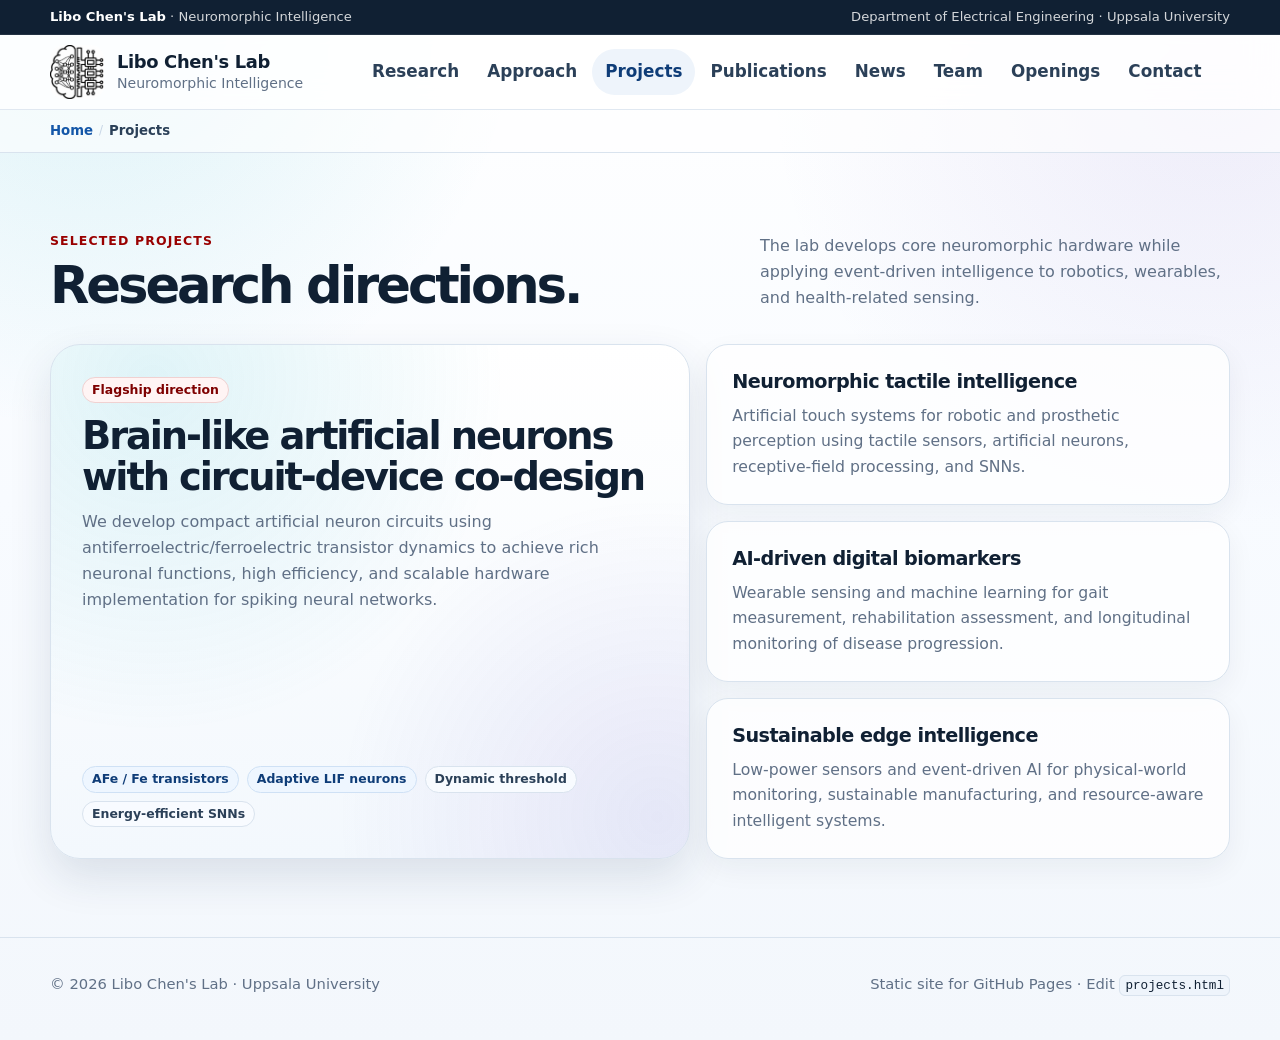
<file: projects.html>
﻿<!DOCTYPE html>
<html lang="en">
<head>
  <meta charset="utf-8" />
  <meta name="viewport" content="width=device-width, initial-scale=1" />
  <meta name="description" content="Selected research projects at Libo Chen's Lab — neuromorphic hardware, tactile intelligence, digital biomarkers, and sustainable edge intelligence." />
  <title>Projects | Libo Chen's Lab</title>
  <link rel="stylesheet" href="style.css" />
</head>

<body>
  <a class="skip" href="#main">Skip to content</a>

  <header>
    <div class="topbar">
      <div class="container topbar-inner">
        <span><strong>Libo Chen's Lab</strong> · Neuromorphic Intelligence</span>
        <span>Department of Electrical Engineering · Uppsala University</span>
      </div>
    </div>

    <div class="container nav">
      <a class="brand" href="index.html" aria-label="Libo Chen's Lab homepage">
        <img class="brand-mark" src="Photo/logo.jpg" alt="Libo Chen's Lab logo" />
        <div class="brand-text">
          <strong>Libo Chen's Lab</strong>
          <span>Neuromorphic Intelligence</span>
        </div>
      </a>

      <nav class="menu" id="menu" aria-label="Main navigation">
        <a href="research.html">Research</a>
        <a href="approach.html">Approach</a>
        <a href="projects.html" class="active">Projects</a>
        <a href="publications.html">Publications</a>
        <a href="news.html">News</a>
        <a href="team.html">Team</a>
        <a href="openings.html">Openings</a>
        <a href="contact.html">Contact</a>
      </nav>

      <div class="nav-actions">
        <button class="mobile-toggle" id="mobileToggle" aria-label="Open navigation" aria-expanded="false">☰</button>
      </div>
    </div>
  </header>

  <main id="main">
    <nav class="breadcrumb" aria-label="Breadcrumb">
      <div class="container breadcrumb-inner">
        <a href="index.html">Home</a>
        <span class="sep">/</span>
        <span class="current">Projects</span>
      </div>
    </nav>
    <section>
      <div class="container">
        <div class="section-head">
          <div>
            <div class="section-kicker">Selected projects</div>
            <h2>Research directions.</h2>
          </div>
          <p>
            The lab develops core neuromorphic hardware while applying event-driven intelligence to robotics, wearables, and health-related sensing.
          </p>
        </div>

        <div class="project-grid">
          <article class="project-feature">
            <div>
              <span class="tag red">Flagship direction</span>
              <h3>Brain-like artificial neurons with circuit-device co-design</h3>
              <p>
                We develop compact artificial neuron circuits using antiferroelectric/ferroelectric transistor dynamics to achieve rich neuronal functions,
                high efficiency, and scalable hardware implementation for spiking neural networks.
              </p>
            </div>

            <div class="tags">
              <span class="tag blue">AFe / Fe transistors</span>
              <span class="tag blue">Adaptive LIF neurons</span>
              <span class="tag">Dynamic threshold</span>
              <span class="tag">Energy-efficient SNNs</span>
            </div>
          </article>

          <div class="project-list">
            <article class="card">
              <h3>Neuromorphic tactile intelligence</h3>
              <p>
                Artificial touch systems for robotic and prosthetic perception using tactile sensors, artificial neurons, receptive-field processing, and SNNs.
              </p>
            </article>

            <article class="card">
              <h3>AI-driven digital biomarkers</h3>
              <p>
                Wearable sensing and machine learning for gait measurement, rehabilitation assessment, and longitudinal monitoring of disease progression.
              </p>
            </article>

            <article class="card">
              <h3>Sustainable edge intelligence</h3>
              <p>
                Low-power sensors and event-driven AI for physical-world monitoring, sustainable manufacturing, and resource-aware intelligent systems.
              </p>
            </article>
          </div>
        </div>
      </div>
    </section>
  </main>

  <footer>
    <div class="container footer-inner">
      <div>© <span id="year"></span> Libo Chen's Lab · Uppsala University</div>
      <div>Static site for GitHub Pages · Edit <code>projects.html</code></div>
    </div>
  </footer>

  <script>
    const toggle = document.getElementById('mobileToggle');
    const menu = document.getElementById('menu');

    toggle?.addEventListener('click', () => {
      const open = menu.classList.toggle('open');
      toggle.setAttribute('aria-expanded', String(open));
    });

    menu?.querySelectorAll('a').forEach(link => {
      link.addEventListener('click', () => {
        menu.classList.remove('open');
        toggle?.setAttribute('aria-expanded', 'false');
      });
    });

    document.getElementById('year').textContent = new Date().getFullYear();
  </script>
</body>
</html>
</file>
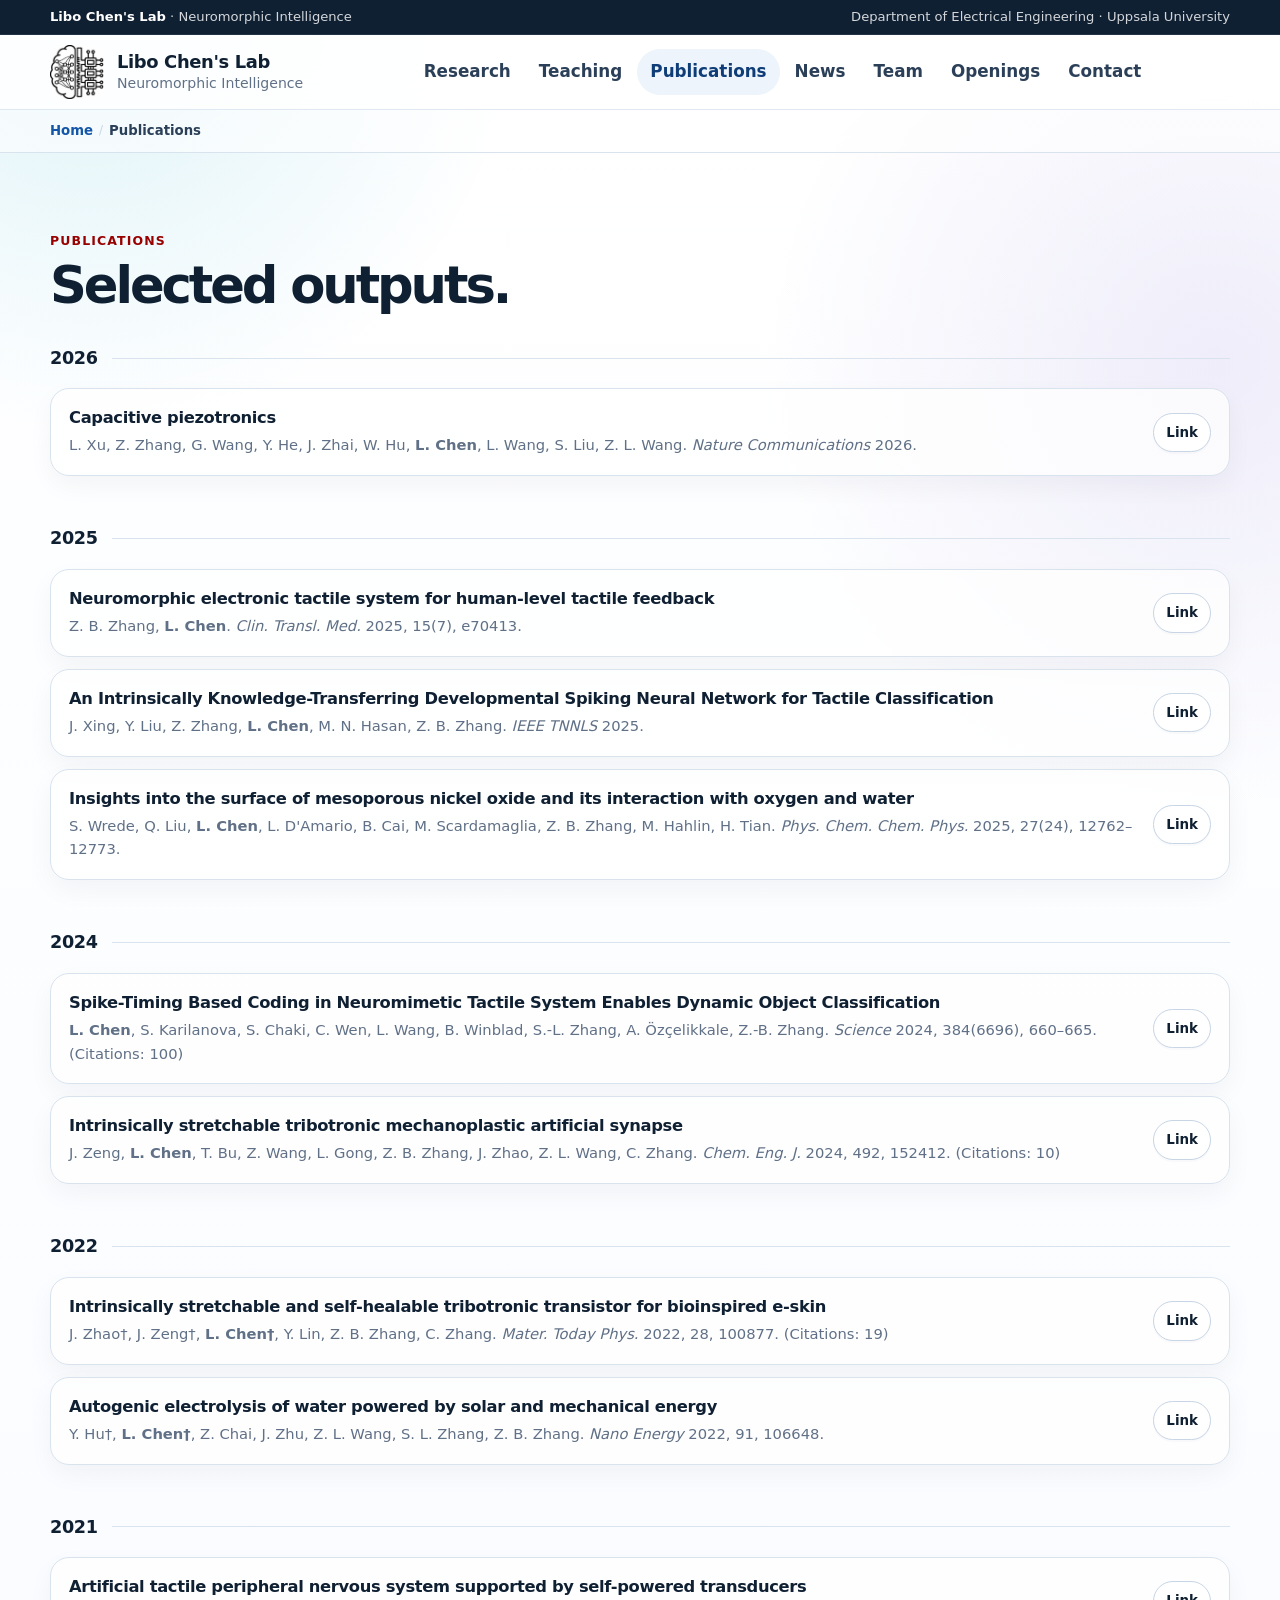
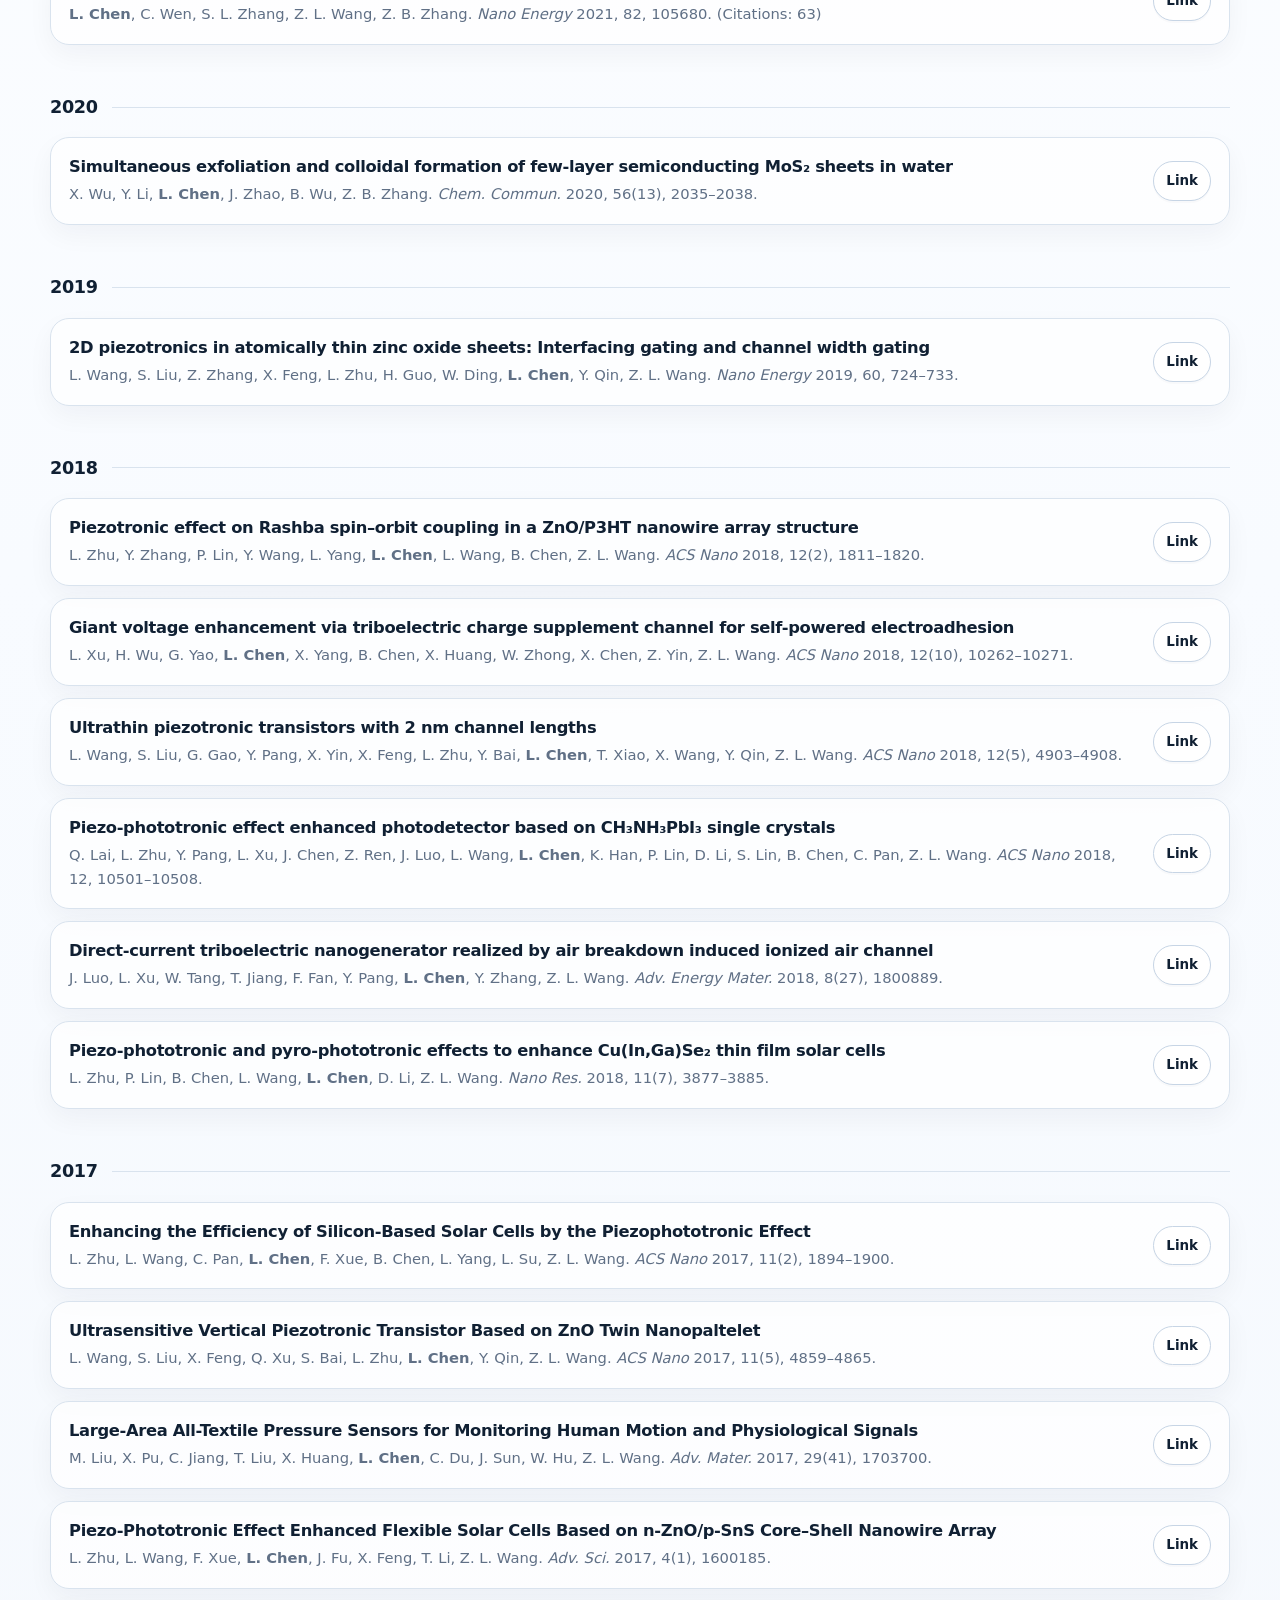
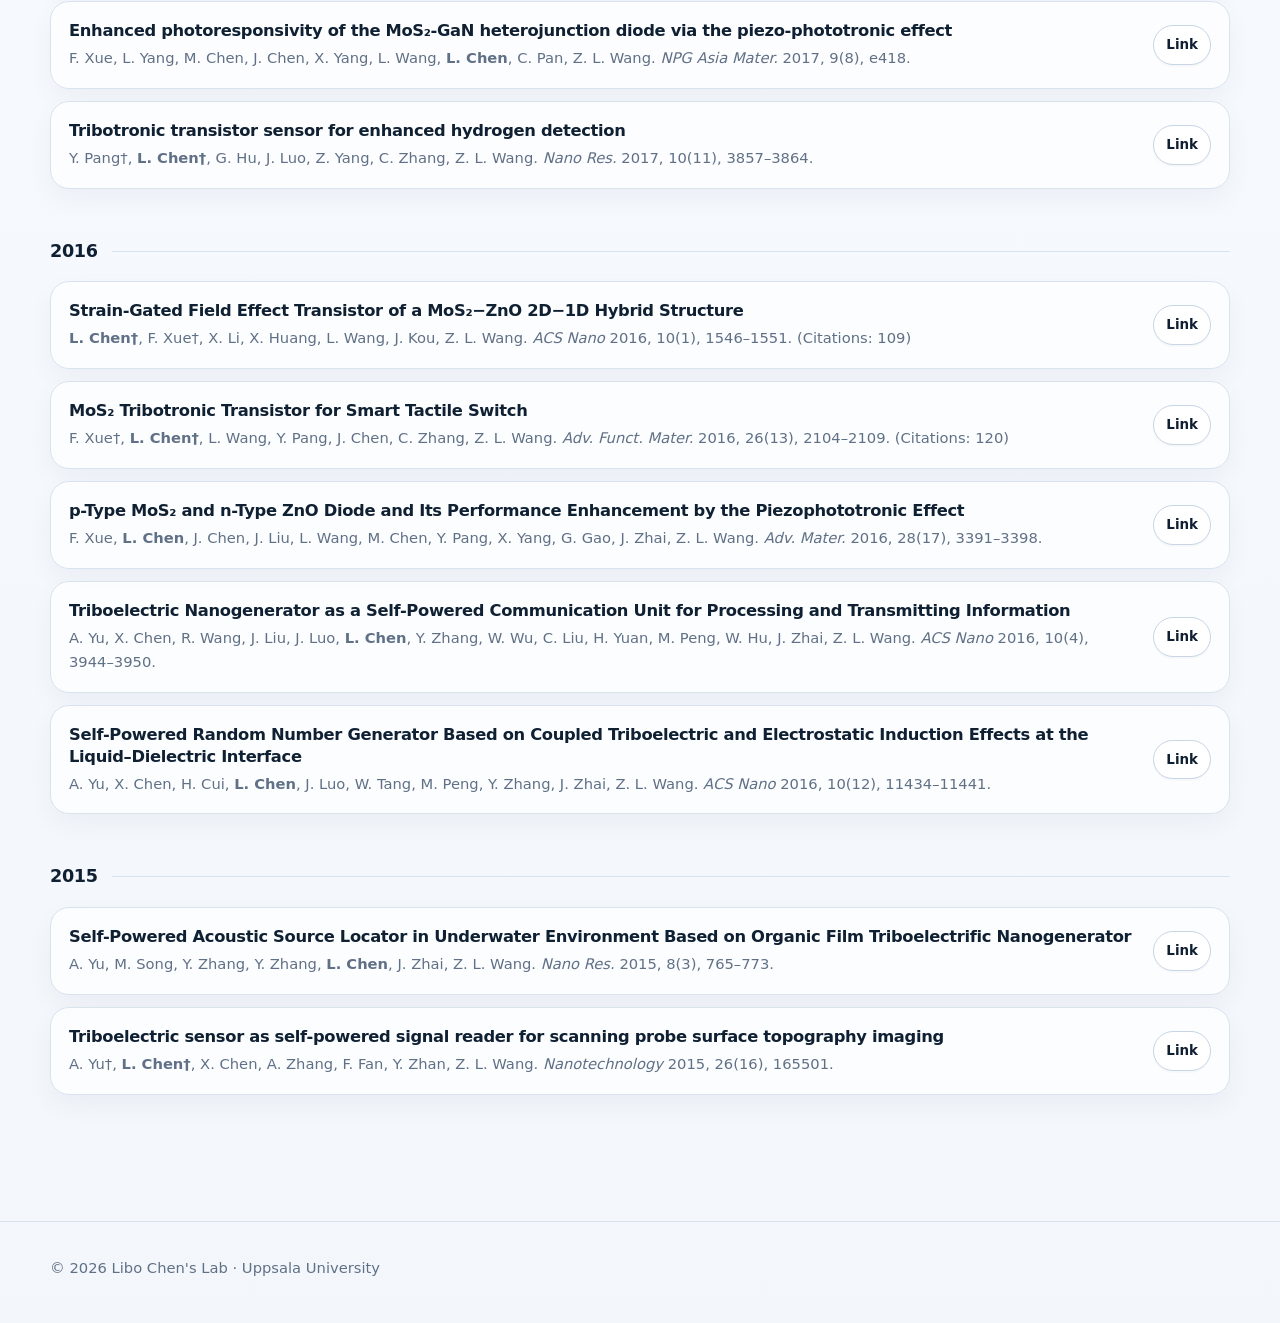
<file: publications.html>
﻿<!DOCTYPE html>
<html lang="en">
<head>
  <meta charset="utf-8" />
  <meta name="viewport" content="width=device-width, initial-scale=1" />
  <meta name="description" content="Selected publications from Libo Chen's Lab — neuromorphic sensing, tactile intelligence, and edge AI." />
  <title>Publications | Libo Chen's Lab</title>
  <link rel="stylesheet" href="style.css" />
  <style>
    .pub-year-section {
      margin-bottom: 48px;
    }

    .pub-year-header {
      display: flex;
      align-items: center;
      gap: 14px;
      margin-bottom: 16px;
    }

    .pub-year-header h3 {
      margin: 0;
      font-size: 1.1rem;
      font-weight: 900;
      letter-spacing: -0.02em;
      color: var(--ink);
      white-space: nowrap;
    }

    .pub-year-header::after {
      content: "";
      flex: 1;
      height: 1px;
      background: var(--line);
    }
  </style>
</head>

<body>
  <a class="skip" href="#main">Skip to content</a>

  <header>
    <div class="topbar">
      <div class="container topbar-inner">
        <span><strong>Libo Chen's Lab</strong> · Neuromorphic Intelligence</span>
        <span>Department of Electrical Engineering · Uppsala University</span>
      </div>
    </div>

    <div class="container nav">
      <a class="brand" href="index.html" aria-label="Libo Chen's Lab homepage">
        <img class="brand-mark" src="Photo/logo.jpg" alt="Libo Chen's Lab logo" />
        <div class="brand-text">
          <strong>Libo Chen's Lab</strong>
          <span>Neuromorphic Intelligence</span>
        </div>
      </a>

      <nav class="menu" id="menu" aria-label="Main navigation">
        <a href="research.html">Research</a>
        <a href="teaching.html">Teaching</a>
        <a href="publications.html" class="active">Publications</a>
        <a href="news.html">News</a>
        <a href="team.html">Team</a>
        <a href="openings.html">Openings</a>
        <a href="contact.html">Contact</a>
      </nav>

      <div class="nav-actions">
        <button class="mobile-toggle" id="mobileToggle" aria-label="Open navigation" aria-expanded="false">☰</button>
      </div>
    </div>
  </header>

  <main id="main">
    <nav class="breadcrumb" aria-label="Breadcrumb">
      <div class="container breadcrumb-inner">
        <a href="index.html">Home</a>
        <span class="sep">/</span>
        <span class="current">Publications</span>
      </div>
    </nav>
    <section>
      <div class="container">
        <div class="section-head">
          <div>
            <div class="section-kicker">Publications</div>
            <h2>Selected outputs.</h2>
          </div>
          <p>
           
          </p>
        </div>

        <!-- ═══════════════════════════════════════════ 2026 ═══ -->
        <div class="pub-year-section">
          <div class="pub-year-header"><h3>2026</h3></div>
          <div class="pub-list">

            <article class="pub-item">
              <div>
                <h3>Capacitive piezotronics</h3>
                <p>L. Xu, Z. Zhang, G. Wang, Y. He, J. Zhai, W. Hu, <strong>L. Chen</strong>, L. Wang, S. Liu, Z. L. Wang. <em>Nature Communications</em> 2026.</p>
              </div>
              <a class="btn small" href="#" aria-label="Publication link">Link</a>
            </article>

          </div>
        </div>

        <!-- ═══════════════════════════════════════════ 2025 ═══ -->
        <div class="pub-year-section">
          <div class="pub-year-header"><h3>2025</h3></div>
          <div class="pub-list">

            <article class="pub-item">
              <div>
                <h3>Neuromorphic electronic tactile system for human-level tactile feedback</h3>
                <p>Z. B. Zhang, <strong>L. Chen</strong>. <em>Clin. Transl. Med.</em> 2025, 15(7), e70413.</p>
              </div>
              <a class="btn small" href="#" aria-label="Publication link">Link</a>
            </article>

            <article class="pub-item">
              <div>
                <h3>An Intrinsically Knowledge-Transferring Developmental Spiking Neural Network for Tactile Classification</h3>
                <p>J. Xing, Y. Liu, Z. Zhang, <strong>L. Chen</strong>, M. N. Hasan, Z. B. Zhang. <em>IEEE TNNLS</em> 2025.</p>
              </div>
              <a class="btn small" href="#" aria-label="Publication link">Link</a>
            </article>

            <article class="pub-item">
              <div>
                <h3>Insights into the surface of mesoporous nickel oxide and its interaction with oxygen and water</h3>
                <p>S. Wrede, Q. Liu, <strong>L. Chen</strong>, L. D'Amario, B. Cai, M. Scardamaglia, Z. B. Zhang, M. Hahlin, H. Tian. <em>Phys. Chem. Chem. Phys.</em> 2025, 27(24), 12762–12773.</p>
              </div>
              <a class="btn small" href="#" aria-label="Publication link">Link</a>
            </article>

          </div>
        </div>

        <!-- ═══════════════════════════════════════════ 2024 ═══ -->
        <div class="pub-year-section">
          <div class="pub-year-header"><h3>2024</h3></div>
          <div class="pub-list">

            <article class="pub-item">
              <div>
                <h3>Spike-Timing Based Coding in Neuromimetic Tactile System Enables Dynamic Object Classification</h3>
                <p><strong>L. Chen</strong>, S. Karilanova, S. Chaki, C. Wen, L. Wang, B. Winblad, S.-L. Zhang, A. Özçelikkale, Z.-B. Zhang. <em>Science</em> 2024, 384(6696), 660–665. (Citations: 100)</p>
              </div>
              <a class="btn small" href="#" aria-label="Publication link">Link</a>
            </article>

            <article class="pub-item">
              <div>
                <h3>Intrinsically stretchable tribotronic mechanoplastic artificial synapse</h3>
                <p>J. Zeng, <strong>L. Chen</strong>, T. Bu, Z. Wang, L. Gong, Z. B. Zhang, J. Zhao, Z. L. Wang, C. Zhang. <em>Chem. Eng. J.</em> 2024, 492, 152412. (Citations: 10)</p>
              </div>
              <a class="btn small" href="#" aria-label="Publication link">Link</a>
            </article>

          </div>
        </div>

        <!-- ═══════════════════════════════════════════ 2022 ═══ -->
        <div class="pub-year-section">
          <div class="pub-year-header"><h3>2022</h3></div>
          <div class="pub-list">

            <article class="pub-item">
              <div>
                <h3>Intrinsically stretchable and self-healable tribotronic transistor for bioinspired e-skin</h3>
                <p>J. Zhao†, J. Zeng†, <strong>L. Chen†</strong>, Y. Lin, Z. B. Zhang, C. Zhang. <em>Mater. Today Phys.</em> 2022, 28, 100877. (Citations: 19)</p>
              </div>
              <a class="btn small" href="#" aria-label="Publication link">Link</a>
            </article>

            <article class="pub-item">
              <div>
                <h3>Autogenic electrolysis of water powered by solar and mechanical energy</h3>
                <p>Y. Hu†, <strong>L. Chen†</strong>, Z. Chai, J. Zhu, Z. L. Wang, S. L. Zhang, Z. B. Zhang. <em>Nano Energy</em> 2022, 91, 106648.</p>
              </div>
              <a class="btn small" href="#" aria-label="Publication link">Link</a>
            </article>

          </div>
        </div>

        <!-- ═══════════════════════════════════════════ 2021 ═══ -->
        <div class="pub-year-section">
          <div class="pub-year-header"><h3>2021</h3></div>
          <div class="pub-list">

            <article class="pub-item">
              <div>
                <h3>Artificial tactile peripheral nervous system supported by self-powered transducers</h3>
                <p><strong>L. Chen</strong>, C. Wen, S. L. Zhang, Z. L. Wang, Z. B. Zhang. <em>Nano Energy</em> 2021, 82, 105680. (Citations: 63)</p>
              </div>
              <a class="btn small" href="#" aria-label="Publication link">Link</a>
            </article>

          </div>
        </div>

        <!-- ═══════════════════════════════════════════ 2020 ═══ -->
        <div class="pub-year-section">
          <div class="pub-year-header"><h3>2020</h3></div>
          <div class="pub-list">

            <article class="pub-item">
              <div>
                <h3>Simultaneous exfoliation and colloidal formation of few-layer semiconducting MoS₂ sheets in water</h3>
                <p>X. Wu, Y. Li, <strong>L. Chen</strong>, J. Zhao, B. Wu, Z. B. Zhang. <em>Chem. Commun.</em> 2020, 56(13), 2035–2038.</p>
              </div>
              <a class="btn small" href="#" aria-label="Publication link">Link</a>
            </article>

          </div>
        </div>

        <!-- ═══════════════════════════════════════════ 2019 ═══ -->
        <div class="pub-year-section">
          <div class="pub-year-header"><h3>2019</h3></div>
          <div class="pub-list">

            <article class="pub-item">
              <div>
                <h3>2D piezotronics in atomically thin zinc oxide sheets: Interfacing gating and channel width gating</h3>
                <p>L. Wang, S. Liu, Z. Zhang, X. Feng, L. Zhu, H. Guo, W. Ding, <strong>L. Chen</strong>, Y. Qin, Z. L. Wang. <em>Nano Energy</em> 2019, 60, 724–733.</p>
              </div>
              <a class="btn small" href="#" aria-label="Publication link">Link</a>
            </article>

          </div>
        </div>

        <!-- ═══════════════════════════════════════════ 2018 ═══ -->
        <div class="pub-year-section">
          <div class="pub-year-header"><h3>2018</h3></div>
          <div class="pub-list">

            <article class="pub-item">
              <div>
                <h3>Piezotronic effect on Rashba spin–orbit coupling in a ZnO/P3HT nanowire array structure</h3>
                <p>L. Zhu, Y. Zhang, P. Lin, Y. Wang, L. Yang, <strong>L. Chen</strong>, L. Wang, B. Chen, Z. L. Wang. <em>ACS Nano</em> 2018, 12(2), 1811–1820.</p>
              </div>
              <a class="btn small" href="#" aria-label="Publication link">Link</a>
            </article>

            <article class="pub-item">
              <div>
                <h3>Giant voltage enhancement via triboelectric charge supplement channel for self-powered electroadhesion</h3>
                <p>L. Xu, H. Wu, G. Yao, <strong>L. Chen</strong>, X. Yang, B. Chen, X. Huang, W. Zhong, X. Chen, Z. Yin, Z. L. Wang. <em>ACS Nano</em> 2018, 12(10), 10262–10271.</p>
              </div>
              <a class="btn small" href="#" aria-label="Publication link">Link</a>
            </article>

            <article class="pub-item">
              <div>
                <h3>Ultrathin piezotronic transistors with 2 nm channel lengths</h3>
                <p>L. Wang, S. Liu, G. Gao, Y. Pang, X. Yin, X. Feng, L. Zhu, Y. Bai, <strong>L. Chen</strong>, T. Xiao, X. Wang, Y. Qin, Z. L. Wang. <em>ACS Nano</em> 2018, 12(5), 4903–4908.</p>
              </div>
              <a class="btn small" href="#" aria-label="Publication link">Link</a>
            </article>

            <article class="pub-item">
              <div>
                <h3>Piezo-phototronic effect enhanced photodetector based on CH₃NH₃PbI₃ single crystals</h3>
                <p>Q. Lai, L. Zhu, Y. Pang, L. Xu, J. Chen, Z. Ren, J. Luo, L. Wang, <strong>L. Chen</strong>, K. Han, P. Lin, D. Li, S. Lin, B. Chen, C. Pan, Z. L. Wang. <em>ACS Nano</em> 2018, 12, 10501–10508.</p>
              </div>
              <a class="btn small" href="#" aria-label="Publication link">Link</a>
            </article>

            <article class="pub-item">
              <div>
                <h3>Direct-current triboelectric nanogenerator realized by air breakdown induced ionized air channel</h3>
                <p>J. Luo, L. Xu, W. Tang, T. Jiang, F. Fan, Y. Pang, <strong>L. Chen</strong>, Y. Zhang, Z. L. Wang. <em>Adv. Energy Mater.</em> 2018, 8(27), 1800889.</p>
              </div>
              <a class="btn small" href="#" aria-label="Publication link">Link</a>
            </article>

            <article class="pub-item">
              <div>
                <h3>Piezo-phototronic and pyro-phototronic effects to enhance Cu(In,Ga)Se₂ thin film solar cells</h3>
                <p>L. Zhu, P. Lin, B. Chen, L. Wang, <strong>L. Chen</strong>, D. Li, Z. L. Wang. <em>Nano Res.</em> 2018, 11(7), 3877–3885.</p>
              </div>
              <a class="btn small" href="#" aria-label="Publication link">Link</a>
            </article>

          </div>
        </div>

        <!-- ═══════════════════════════════════════════ 2017 ═══ -->
        <div class="pub-year-section">
          <div class="pub-year-header"><h3>2017</h3></div>
          <div class="pub-list">

            <article class="pub-item">
              <div>
                <h3>Enhancing the Efficiency of Silicon-Based Solar Cells by the Piezophototronic Effect</h3>
                <p>L. Zhu, L. Wang, C. Pan, <strong>L. Chen</strong>, F. Xue, B. Chen, L. Yang, L. Su, Z. L. Wang. <em>ACS Nano</em> 2017, 11(2), 1894–1900.</p>
              </div>
              <a class="btn small" href="#" aria-label="Publication link">Link</a>
            </article>

            <article class="pub-item">
              <div>
                <h3>Ultrasensitive Vertical Piezotronic Transistor Based on ZnO Twin Nanopaltelet</h3>
                <p>L. Wang, S. Liu, X. Feng, Q. Xu, S. Bai, L. Zhu, <strong>L. Chen</strong>, Y. Qin, Z. L. Wang. <em>ACS Nano</em> 2017, 11(5), 4859–4865.</p>
              </div>
              <a class="btn small" href="#" aria-label="Publication link">Link</a>
            </article>

            <article class="pub-item">
              <div>
                <h3>Large-Area All-Textile Pressure Sensors for Monitoring Human Motion and Physiological Signals</h3>
                <p>M. Liu, X. Pu, C. Jiang, T. Liu, X. Huang, <strong>L. Chen</strong>, C. Du, J. Sun, W. Hu, Z. L. Wang. <em>Adv. Mater.</em> 2017, 29(41), 1703700.</p>
              </div>
              <a class="btn small" href="#" aria-label="Publication link">Link</a>
            </article>

            <article class="pub-item">
              <div>
                <h3>Piezo-Phototronic Effect Enhanced Flexible Solar Cells Based on n-ZnO/p-SnS Core–Shell Nanowire Array</h3>
                <p>L. Zhu, L. Wang, F. Xue, <strong>L. Chen</strong>, J. Fu, X. Feng, T. Li, Z. L. Wang. <em>Adv. Sci.</em> 2017, 4(1), 1600185.</p>
              </div>
              <a class="btn small" href="#" aria-label="Publication link">Link</a>
            </article>

            <article class="pub-item">
              <div>
                <h3>Enhanced photoresponsivity of the MoS₂-GaN heterojunction diode via the piezo-phototronic effect</h3>
                <p>F. Xue, L. Yang, M. Chen, J. Chen, X. Yang, L. Wang, <strong>L. Chen</strong>, C. Pan, Z. L. Wang. <em>NPG Asia Mater.</em> 2017, 9(8), e418.</p>
              </div>
              <a class="btn small" href="#" aria-label="Publication link">Link</a>
            </article>

            <article class="pub-item">
              <div>
                <h3>Tribotronic transistor sensor for enhanced hydrogen detection</h3>
                <p>Y. Pang†, <strong>L. Chen†</strong>, G. Hu, J. Luo, Z. Yang, C. Zhang, Z. L. Wang. <em>Nano Res.</em> 2017, 10(11), 3857–3864.</p>
              </div>
              <a class="btn small" href="#" aria-label="Publication link">Link</a>
            </article>

          </div>
        </div>

        <!-- ═══════════════════════════════════════════ 2016 ═══ -->
        <div class="pub-year-section">
          <div class="pub-year-header"><h3>2016</h3></div>
          <div class="pub-list">

            <article class="pub-item">
              <div>
                <h3>Strain-Gated Field Effect Transistor of a MoS₂−ZnO 2D−1D Hybrid Structure</h3>
                <p><strong>L. Chen†</strong>, F. Xue†, X. Li, X. Huang, L. Wang, J. Kou, Z. L. Wang. <em>ACS Nano</em> 2016, 10(1), 1546–1551. (Citations: 109)</p>
              </div>
              <a class="btn small" href="#" aria-label="Publication link">Link</a>
            </article>

            <article class="pub-item">
              <div>
                <h3>MoS₂ Tribotronic Transistor for Smart Tactile Switch</h3>
                <p>F. Xue†, <strong>L. Chen†</strong>, L. Wang, Y. Pang, J. Chen, C. Zhang, Z. L. Wang. <em>Adv. Funct. Mater.</em> 2016, 26(13), 2104–2109. (Citations: 120)</p>
              </div>
              <a class="btn small" href="#" aria-label="Publication link">Link</a>
            </article>

            <article class="pub-item">
              <div>
                <h3>p-Type MoS₂ and n-Type ZnO Diode and Its Performance Enhancement by the Piezophototronic Effect</h3>
                <p>F. Xue, <strong>L. Chen</strong>, J. Chen, J. Liu, L. Wang, M. Chen, Y. Pang, X. Yang, G. Gao, J. Zhai, Z. L. Wang. <em>Adv. Mater.</em> 2016, 28(17), 3391–3398.</p>
              </div>
              <a class="btn small" href="#" aria-label="Publication link">Link</a>
            </article>

            <article class="pub-item">
              <div>
                <h3>Triboelectric Nanogenerator as a Self-Powered Communication Unit for Processing and Transmitting Information</h3>
                <p>A. Yu, X. Chen, R. Wang, J. Liu, J. Luo, <strong>L. Chen</strong>, Y. Zhang, W. Wu, C. Liu, H. Yuan, M. Peng, W. Hu, J. Zhai, Z. L. Wang. <em>ACS Nano</em> 2016, 10(4), 3944–3950.</p>
              </div>
              <a class="btn small" href="#" aria-label="Publication link">Link</a>
            </article>

            <article class="pub-item">
              <div>
                <h3>Self-Powered Random Number Generator Based on Coupled Triboelectric and Electrostatic Induction Effects at the Liquid–Dielectric Interface</h3>
                <p>A. Yu, X. Chen, H. Cui, <strong>L. Chen</strong>, J. Luo, W. Tang, M. Peng, Y. Zhang, J. Zhai, Z. L. Wang. <em>ACS Nano</em> 2016, 10(12), 11434–11441.</p>
              </div>
              <a class="btn small" href="#" aria-label="Publication link">Link</a>
            </article>

          </div>
        </div>

        <!-- ═══════════════════════════════════════════ 2015 ═══ -->
        <div class="pub-year-section">
          <div class="pub-year-header"><h3>2015</h3></div>
          <div class="pub-list">

            <article class="pub-item">
              <div>
                <h3>Self-Powered Acoustic Source Locator in Underwater Environment Based on Organic Film Triboelectrific Nanogenerator</h3>
                <p>A. Yu, M. Song, Y. Zhang, Y. Zhang, <strong>L. Chen</strong>, J. Zhai, Z. L. Wang. <em>Nano Res.</em> 2015, 8(3), 765–773.</p>
              </div>
              <a class="btn small" href="#" aria-label="Publication link">Link</a>
            </article>

            <article class="pub-item">
              <div>
                <h3>Triboelectric sensor as self-powered signal reader for scanning probe surface topography imaging</h3>
                <p>A. Yu†, <strong>L. Chen†</strong>, X. Chen, A. Zhang, F. Fan, Y. Zhan, Z. L. Wang. <em>Nanotechnology</em> 2015, 26(16), 165501.</p>
              </div>
              <a class="btn small" href="#" aria-label="Publication link">Link</a>
            </article>

          </div>
        </div>

      </div>
    </section>
  </main>

  <footer>
    <div class="container footer-inner">
      <div>© <span id="year"></span> Libo Chen's Lab · Uppsala University</div>    </div>
  </footer>

  <script>
    const toggle = document.getElementById('mobileToggle');
    const menu = document.getElementById('menu');

    toggle?.addEventListener('click', () => {
      const open = menu.classList.toggle('open');
      toggle.setAttribute('aria-expanded', String(open));
    });

    menu?.querySelectorAll('a').forEach(link => {
      link.addEventListener('click', () => {
        menu.classList.remove('open');
        toggle?.setAttribute('aria-expanded', 'false');
      });
    });

    document.getElementById('year').textContent = new Date().getFullYear();
  </script>
</body>
</html>
</file>
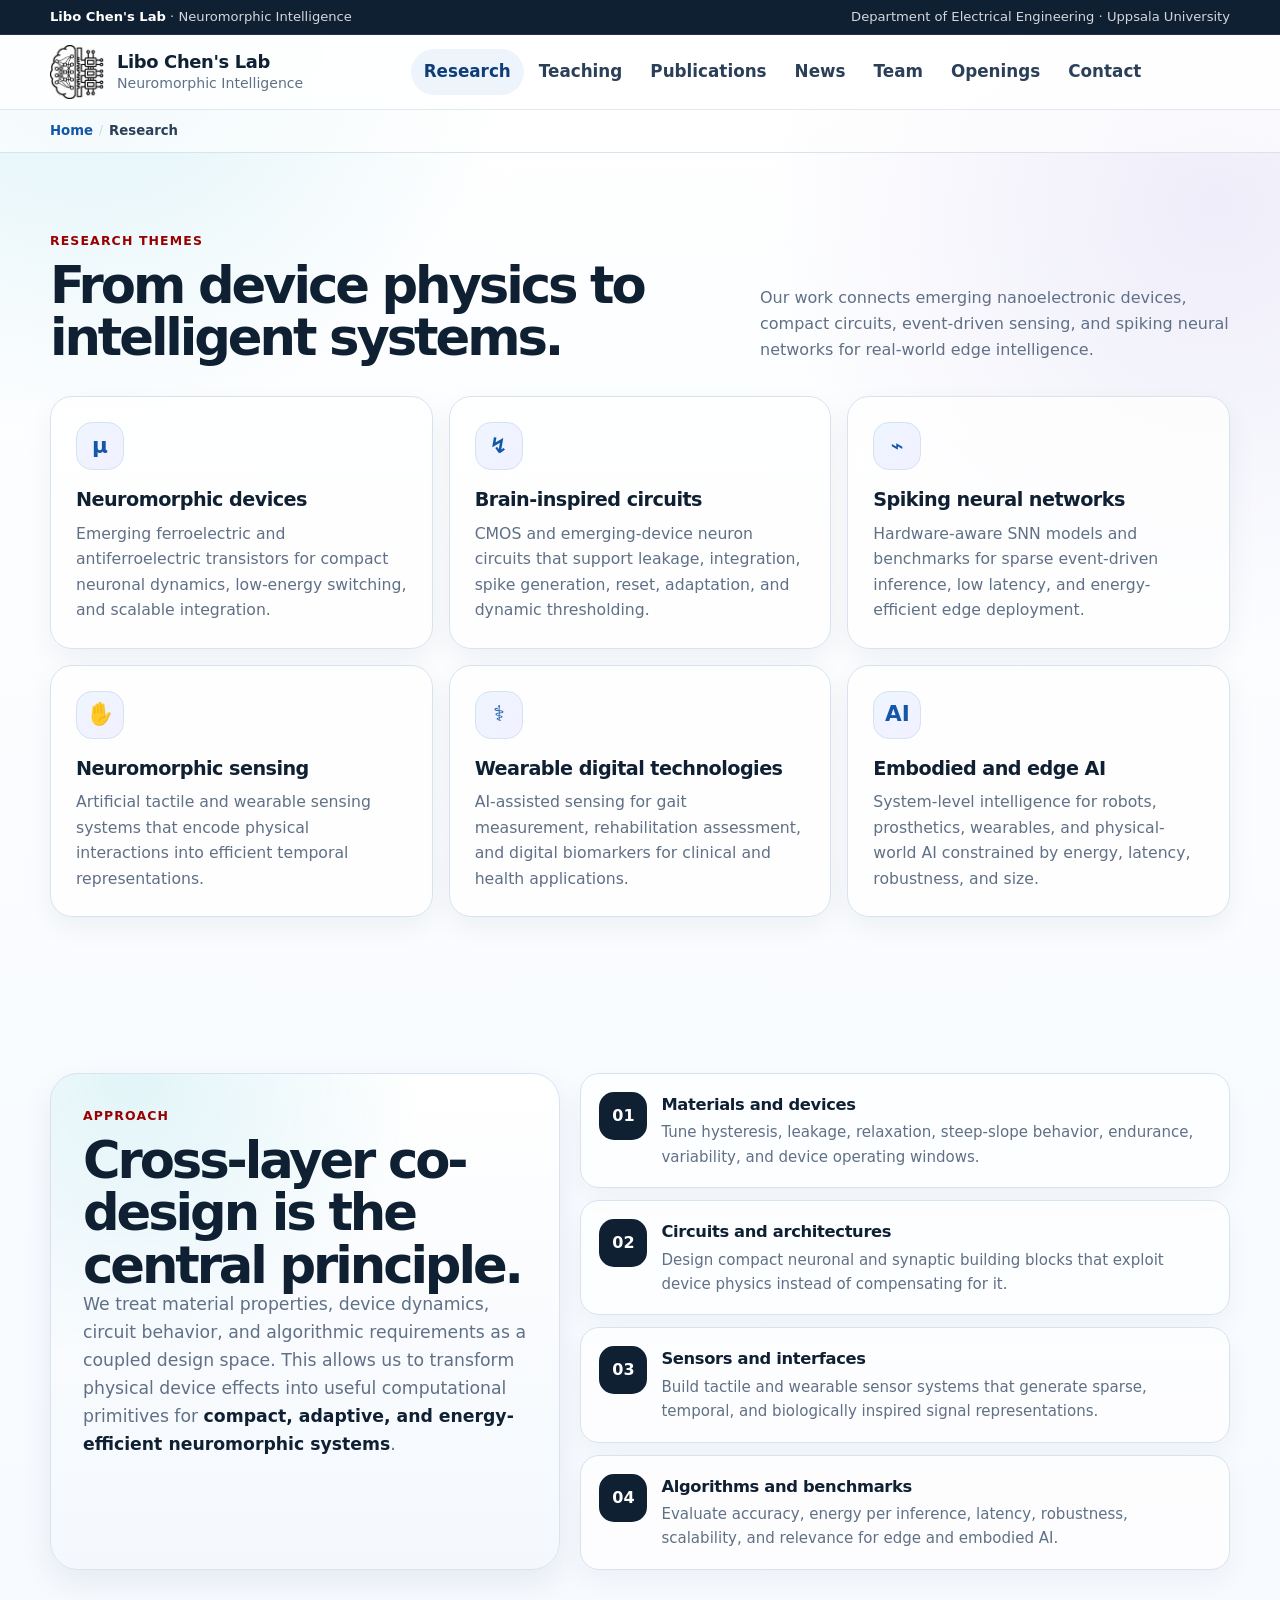
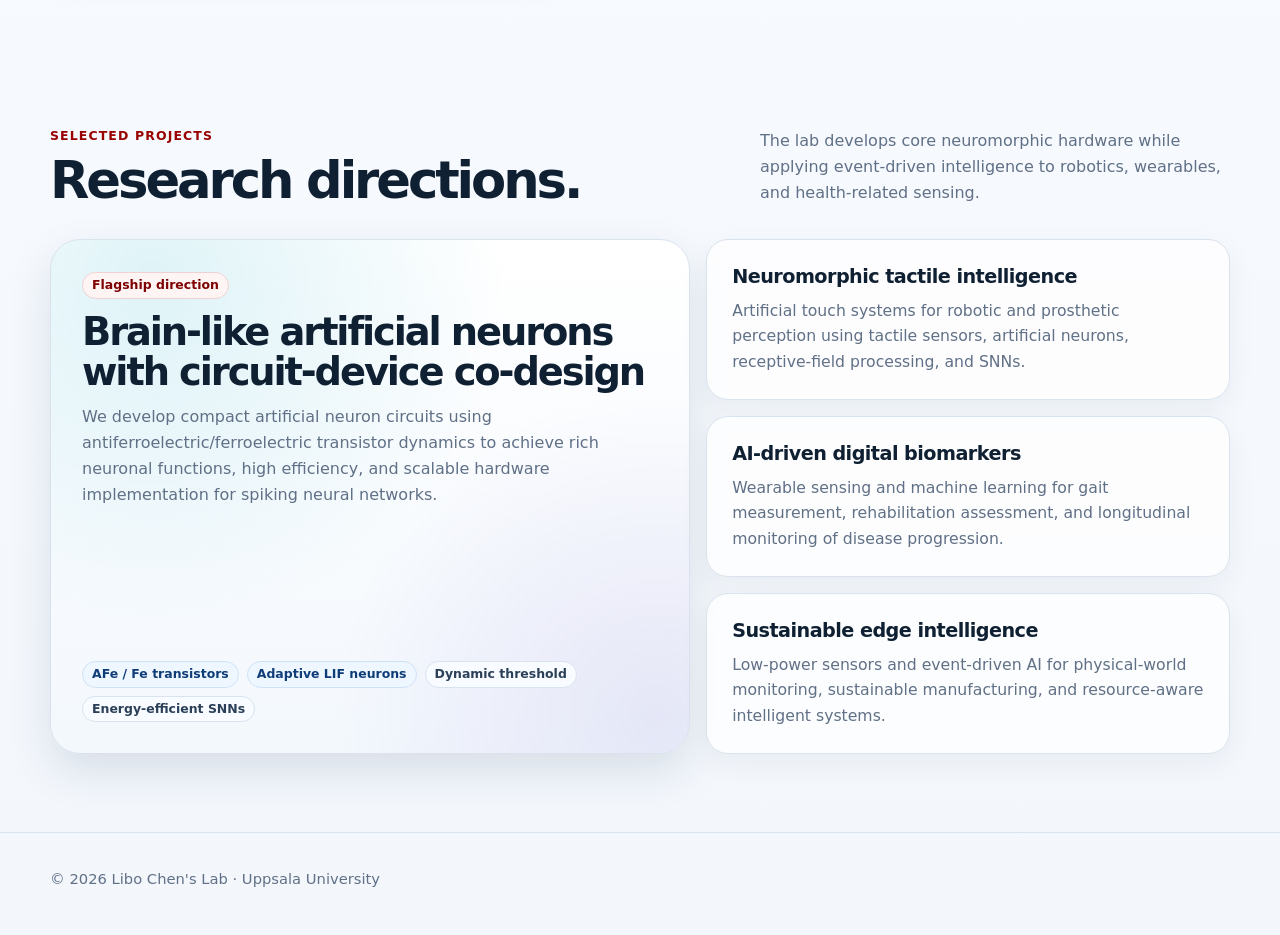
<file: research.html>
﻿<!DOCTYPE html>
<html lang="en">
<head>
  <meta charset="utf-8" />
  <meta name="viewport" content="width=device-width, initial-scale=1" />
  <meta name="description" content="Research themes at Libo Chen's Lab — neuromorphic devices, brain-inspired circuits, spiking neural networks, sensing, and edge AI." />
  <title>Research | Libo Chen's Lab</title>
  <link rel="stylesheet" href="style.css" />
</head>

<body>
  <a class="skip" href="#main">Skip to content</a>

  <header>
    <div class="topbar">
      <div class="container topbar-inner">
        <span><strong>Libo Chen's Lab</strong> · Neuromorphic Intelligence</span>
        <span>Department of Electrical Engineering · Uppsala University</span>
      </div>
    </div>

    <div class="container nav">
      <a class="brand" href="index.html" aria-label="Libo Chen's Lab homepage">
        <img class="brand-mark" src="Photo/logo.jpg" alt="Libo Chen's Lab logo" />
        <div class="brand-text">
          <strong>Libo Chen's Lab</strong>
          <span>Neuromorphic Intelligence</span>
        </div>
      </a>

      <nav class="menu" id="menu" aria-label="Main navigation">
        <a href="research.html" class="active">Research</a>
        <a href="teaching.html">Teaching</a>
        <a href="publications.html">Publications</a>
        <a href="news.html">News</a>
        <a href="team.html">Team</a>
        <a href="openings.html">Openings</a>
        <a href="contact.html">Contact</a>
      </nav>

      <div class="nav-actions">
        <button class="mobile-toggle" id="mobileToggle" aria-label="Open navigation" aria-expanded="false">☰</button>
      </div>
    </div>
  </header>

  <main id="main">
    <nav class="breadcrumb" aria-label="Breadcrumb">
      <div class="container breadcrumb-inner">
        <a href="index.html">Home</a>
        <span class="sep">/</span>
        <span class="current">Research</span>
      </div>
    </nav>
    <section>
      <div class="container">
        <div class="section-head">
          <div>
            <div class="section-kicker">Research themes</div>
            <h2>From device physics to intelligent systems.</h2>
          </div>
          <p>
            Our work connects emerging nanoelectronic devices, compact circuits, event-driven sensing, and spiking neural networks for real-world edge intelligence.
          </p>
        </div>

        <div class="cards">
          <article class="card">
            <div class="icon">µ</div>
            <h3>Neuromorphic devices</h3>
            <p>
              Emerging ferroelectric and antiferroelectric transistors for compact neuronal dynamics, low-energy switching, and scalable integration.
            </p>
          </article>

          <article class="card">
            <div class="icon">↯</div>
            <h3>Brain-inspired circuits</h3>
            <p>
              CMOS and emerging-device neuron circuits that support leakage, integration, spike generation, reset, adaptation, and dynamic thresholding.
            </p>
          </article>

          <article class="card">
            <div class="icon">⌁</div>
            <h3>Spiking neural networks</h3>
            <p>
              Hardware-aware SNN models and benchmarks for sparse event-driven inference, low latency, and energy-efficient edge deployment.
            </p>
          </article>

          <article class="card">
            <div class="icon">✋</div>
            <h3>Neuromorphic sensing</h3>
            <p>
              Artificial tactile and wearable sensing systems that encode physical interactions into efficient temporal representations.
            </p>
          </article>

          <article class="card">
            <div class="icon">⚕</div>
            <h3>Wearable digital technologies</h3>
            <p>
              AI-assisted sensing for gait measurement, rehabilitation assessment, and digital biomarkers for clinical and health applications.
            </p>
          </article>

          <article class="card">
            <div class="icon">AI</div>
            <h3>Embodied and edge AI</h3>
            <p>
              System-level intelligence for robots, prosthetics, wearables, and physical-world AI constrained by energy, latency, robustness, and size.
            </p>
          </article>
        </div>
      </div>
    </section>

    <!-- ═══════════════════════════════════════════
         APPROACH (moved from approach.html)
    ═══════════════════════════════════════════ -->
    <section>
      <div class="container split">
        <div class="mission">
          <div class="section-kicker">Approach</div>
          <h2>Cross-layer co-design is the central principle.</h2>
          <p>
            We treat material properties, device dynamics, circuit behavior, and algorithmic requirements as a coupled design space.
            This allows us to transform physical device effects into useful computational primitives for <strong>compact, adaptive, and energy-efficient neuromorphic systems</strong>.
          </p>
        </div>

        <div class="pipeline">
          <div class="step">
            <div class="step-no">01</div>
            <div>
              <h3>Materials and devices</h3>
              <p>Tune hysteresis, leakage, relaxation, steep-slope behavior, endurance, variability, and device operating windows.</p>
            </div>
          </div>

          <div class="step">
            <div class="step-no">02</div>
            <div>
              <h3>Circuits and architectures</h3>
              <p>Design compact neuronal and synaptic building blocks that exploit device physics instead of compensating for it.</p>
            </div>
          </div>

          <div class="step">
            <div class="step-no">03</div>
            <div>
              <h3>Sensors and interfaces</h3>
              <p>Build tactile and wearable sensor systems that generate sparse, temporal, and biologically inspired signal representations.</p>
            </div>
          </div>

          <div class="step">
            <div class="step-no">04</div>
            <div>
              <h3>Algorithms and benchmarks</h3>
              <p>Evaluate accuracy, energy per inference, latency, robustness, scalability, and relevance for edge and embodied AI.</p>
            </div>
          </div>
        </div>
      </div>
    </section>

    <!-- ═══════════════════════════════════════════
         PROJECTS (moved from projects.html)
    ═══════════════════════════════════════════ -->
    <section>
      <div class="container">
        <div class="section-head">
          <div>
            <div class="section-kicker">Selected projects</div>
            <h2>Research directions.</h2>
          </div>
          <p>
            The lab develops core neuromorphic hardware while applying event-driven intelligence to robotics, wearables, and health-related sensing.
          </p>
        </div>

        <div class="project-grid">
          <article class="project-feature">
            <div>
              <span class="tag red">Flagship direction</span>
              <h3>Brain-like artificial neurons with circuit-device co-design</h3>
              <p>
                We develop compact artificial neuron circuits using antiferroelectric/ferroelectric transistor dynamics to achieve rich neuronal functions,
                high efficiency, and scalable hardware implementation for spiking neural networks.
              </p>
            </div>

            <div class="tags">
              <span class="tag blue">AFe / Fe transistors</span>
              <span class="tag blue">Adaptive LIF neurons</span>
              <span class="tag">Dynamic threshold</span>
              <span class="tag">Energy-efficient SNNs</span>
            </div>
          </article>

          <div class="project-list">
            <article class="card">
              <h3>Neuromorphic tactile intelligence</h3>
              <p>
                Artificial touch systems for robotic and prosthetic perception using tactile sensors, artificial neurons, receptive-field processing, and SNNs.
              </p>
            </article>

            <article class="card">
              <h3>AI-driven digital biomarkers</h3>
              <p>
                Wearable sensing and machine learning for gait measurement, rehabilitation assessment, and longitudinal monitoring of disease progression.
              </p>
            </article>

            <article class="card">
              <h3>Sustainable edge intelligence</h3>
              <p>
                Low-power sensors and event-driven AI for physical-world monitoring, sustainable manufacturing, and resource-aware intelligent systems.
              </p>
            </article>
          </div>
        </div>
      </div>
    </section>
  </main>

  <footer>
    <div class="container footer-inner">
      <div>© <span id="year"></span> Libo Chen's Lab · Uppsala University</div>    </div>
  </footer>

  <script>
    const toggle = document.getElementById('mobileToggle');
    const menu = document.getElementById('menu');

    toggle?.addEventListener('click', () => {
      const open = menu.classList.toggle('open');
      toggle.setAttribute('aria-expanded', String(open));
    });

    menu?.querySelectorAll('a').forEach(link => {
      link.addEventListener('click', () => {
        menu.classList.remove('open');
        toggle?.setAttribute('aria-expanded', 'false');
      });
    });

    document.getElementById('year').textContent = new Date().getFullYear();
  </script>
</body>
</html>
</file>
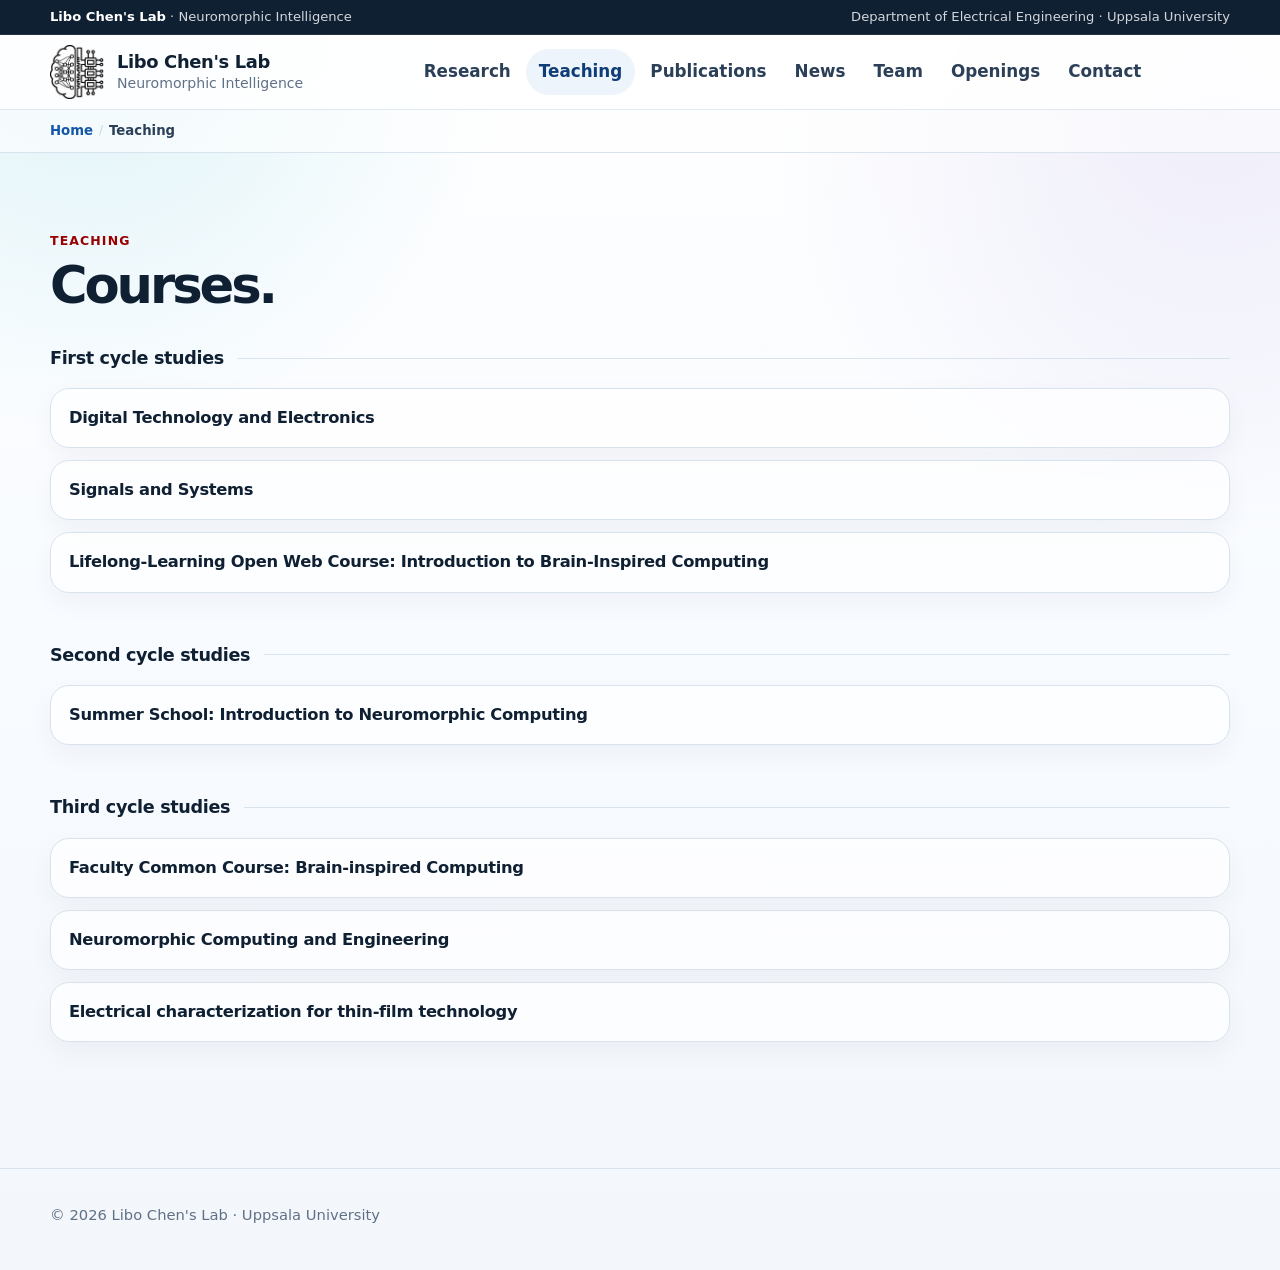
<file: teaching.html>
<!DOCTYPE html>
<html lang="en">
<head>
  <meta charset="utf-8" />
  <meta name="viewport" content="width=device-width, initial-scale=1" />
  <meta name="description" content="Teaching at Libo Chen's Lab — courses across first, second, and third cycle studies at Uppsala University." />
  <title>Teaching | Libo Chen's Lab</title>
  <link rel="stylesheet" href="style.css" />
  <style>
    .pub-year-section {
      margin-bottom: 48px;
    }

    .pub-year-header {
      display: flex;
      align-items: center;
      gap: 14px;
      margin-bottom: 16px;
    }

    .pub-year-header h3 {
      margin: 0;
      font-size: 1.1rem;
      font-weight: 900;
      letter-spacing: -0.02em;
      color: var(--ink);
      white-space: nowrap;
    }

    .pub-year-header::after {
      content: "";
      flex: 1;
      height: 1px;
      background: var(--line);
    }
  </style>
</head>

<body>
  <a class="skip" href="#main">Skip to content</a>

  <header>
    <div class="topbar">
      <div class="container topbar-inner">
        <span><strong>Libo Chen's Lab</strong> · Neuromorphic Intelligence</span>
        <span>Department of Electrical Engineering · Uppsala University</span>
      </div>
    </div>

    <div class="container nav">
      <a class="brand" href="index.html" aria-label="Libo Chen's Lab homepage">
        <img class="brand-mark" src="Photo/logo.jpg" alt="Libo Chen's Lab logo" />
        <div class="brand-text">
          <strong>Libo Chen's Lab</strong>
          <span>Neuromorphic Intelligence</span>
        </div>
      </a>

      <nav class="menu" id="menu" aria-label="Main navigation">
        <a href="research.html">Research</a>
        <a href="teaching.html" class="active">Teaching</a>
        <a href="publications.html">Publications</a>
        <a href="news.html">News</a>
        <a href="team.html">Team</a>
        <a href="openings.html">Openings</a>
        <a href="contact.html">Contact</a>
      </nav>

      <div class="nav-actions">
        <button class="mobile-toggle" id="mobileToggle" aria-label="Open navigation" aria-expanded="false">☰</button>
      </div>
    </div>
  </header>

  <main id="main">
    <nav class="breadcrumb" aria-label="Breadcrumb">
      <div class="container breadcrumb-inner">
        <a href="index.html">Home</a>
        <span class="sep">/</span>
        <span class="current">Teaching</span>
      </div>
    </nav>
    <section>
      <div class="container">
        <div class="section-head">
          <div>
            <div class="section-kicker">Teaching</div>
            <h2>Courses.</h2>
          </div>
          <p>

          </p>
        </div>

        <!-- ═══════════════════════════════════════════ First cycle ═══ -->
        <div class="pub-year-section">
          <div class="pub-year-header"><h3>First cycle studies</h3></div>
          <div class="pub-list">

            <article class="pub-item">
              <div>
                <h3>Digital Technology and Electronics</h3>
              </div>
            </article>

            <article class="pub-item">
              <div>
                <h3>Signals and Systems</h3>
              </div>
            </article>

            <article class="pub-item">
              <div>
                <h3>Lifelong-Learning Open Web Course: Introduction to Brain-Inspired Computing</h3>
              </div>
            </article>

          </div>
        </div>

        <!-- ═══════════════════════════════════════════ Second cycle ═══ -->
        <div class="pub-year-section">
          <div class="pub-year-header"><h3>Second cycle studies</h3></div>
          <div class="pub-list">

            <article class="pub-item">
              <div>
                <h3>Summer School: Introduction to Neuromorphic Computing</h3>
              </div>
            </article>

          </div>
        </div>

        <!-- ═══════════════════════════════════════════ Third cycle ═══ -->
        <div class="pub-year-section">
          <div class="pub-year-header"><h3>Third cycle studies</h3></div>
          <div class="pub-list">

            <article class="pub-item">
              <div>
                <h3>Faculty Common Course: Brain-inspired Computing</h3>
              </div>
            </article>

            <article class="pub-item">
              <div>
                <h3>Neuromorphic Computing and Engineering</h3>
              </div>
            </article>

            <article class="pub-item">
              <div>
                <h3>Electrical characterization for thin-film technology</h3>
              </div>
            </article>

          </div>
        </div>

      </div>
    </section>
  </main>

  <footer>
    <div class="container footer-inner">
      <div>© <span id="year"></span> Libo Chen's Lab · Uppsala University</div>    </div>
  </footer>

  <script>
    const toggle = document.getElementById('mobileToggle');
    const menu = document.getElementById('menu');

    toggle?.addEventListener('click', () => {
      const open = menu.classList.toggle('open');
      toggle.setAttribute('aria-expanded', String(open));
    });

    menu?.querySelectorAll('a').forEach(link => {
      link.addEventListener('click', () => {
        menu.classList.remove('open');
        toggle?.setAttribute('aria-expanded', 'false');
      });
    });

    document.getElementById('year').textContent = new Date().getFullYear();
  </script>
</body>
</html>
</file>
<file: style.css>
:root {
  --ink: #102033;
  --ink-2: #2b4058;
  --muted: #607086;
  --soft: #f5f8fc;
  --soft-2: #eef4fb;
  --white: #ffffff;
  --line: #d9e3ee;
  --line-strong: #c7d5e5;
  --uu-red: #990000;
  --blue: #1457a8;
  --blue-2: #0f3d78;
  --cyan: #0da9c7;
  --violet: #6954c8;
  --green: #0b8b75;
  --shadow: 0 18px 44px rgba(22, 52, 86, 0.12);
  --shadow-soft: 0 12px 30px rgba(22, 52, 86, 0.08);
  --radius: 22px;
  --radius-sm: 14px;
  --max: 1180px;
  --font: Inter, ui-sans-serif, system-ui, -apple-system, BlinkMacSystemFont, "Segoe UI", sans-serif;
}

* { box-sizing: border-box; }

html {
  scroll-behavior: smooth;
  scroll-padding-top: 90px;
}

body {
  margin: 0;
  color: var(--ink);
  font-family: var(--font);
  background:
    radial-gradient(circle at 7% 0%, rgba(13, 169, 199, 0.14), transparent 27rem),
    radial-gradient(circle at 95% 8%, rgba(105, 84, 200, 0.10), transparent 28rem),
    linear-gradient(180deg, #ffffff 0%, #f8fbff 48%, #f3f7fc 100%);
  line-height: 1.62;
  -webkit-font-smoothing: antialiased;
}

a {
  color: inherit;
  text-decoration: none;
}

img, svg {
  display: block;
  max-width: 100%;
}

.container {
  width: min(calc(100% - 42px), var(--max));
  margin: 0 auto;
}

.skip {
  position: absolute;
  left: -999px;
  top: 14px;
  padding: 10px 14px;
  border-radius: 10px;
  background: var(--ink);
  color: white;
  z-index: 999;
}

.skip:focus {
  left: 14px;
}

header {
  position: sticky;
  top: 0;
  z-index: 80;
  background: rgba(255, 255, 255, 0.88);
  backdrop-filter: blur(18px);
  border-bottom: 1px solid rgba(217, 227, 238, 0.82);
}

.topbar {
  background: var(--ink);
  color: rgba(255,255,255,0.82);
  font-size: 0.82rem;
  border-bottom: 1px solid rgba(255,255,255,0.08);
}

.topbar-inner {
  min-height: 34px;
  display: flex;
  align-items: center;
  justify-content: space-between;
  gap: 16px;
}

.topbar strong {
  color: white;
  font-weight: 750;
}

.topbar a {
  color: rgba(255,255,255,0.92);
  text-decoration: underline;
  text-decoration-color: rgba(255,255,255,0.35);
  text-underline-offset: 3px;
}

.nav {
  min-height: 74px;
  display: flex;
  align-items: center;
  justify-content: space-between;
  gap: 24px;
}

.brand {
  display: flex;
  align-items: center;
  gap: 13px;
  min-width: 285px;
}

.brand-mark {
  width: 54px;
  height: 54px;
  border-radius: 14px;
  object-fit: contain;
  flex-shrink: 0;
}

.brand-text strong {
  display: block;
  color: var(--ink);
  font-size: 1.12rem;
  line-height: 1.12;
  letter-spacing: -0.02em;
}

.brand-text span {
  display: block;
  margin-top: 3px;
  color: var(--muted);
  font-size: 0.88rem;
  line-height: 1.2;
}

.menu {
  display: flex;
  align-items: center;
  gap: 2px;
  color: var(--ink-2);
  font-size: 1.05rem;
  font-weight: 650;
}

.menu a {
  padding: 9px 13px;
  border-radius: 999px;
}

.menu a:hover,
.menu a.active {
  background: var(--soft-2);
  color: var(--blue-2);
}

.nav-actions {
  display: flex;
  align-items: center;
  gap: 10px;
}

.btn {
  display: inline-flex;
  align-items: center;
  justify-content: center;
  gap: 8px;
  border-radius: 999px;
  padding: 11px 16px;
  border: 1px solid var(--line-strong);
  background: white;
  color: var(--ink);
  font-weight: 800;
  font-size: 0.92rem;
  box-shadow: 0 2px 0 rgba(16,32,51,0.02);
  transition: transform 180ms ease, box-shadow 180ms ease, background 180ms ease, border-color 180ms ease;
  cursor: pointer;
}

.btn:hover {
  transform: translateY(-1px);
  box-shadow: var(--shadow-soft);
  border-color: #b9cadd;
}

.btn.primary {
  background: var(--blue);
  border-color: var(--blue);
  color: white;
  box-shadow: 0 12px 24px rgba(20, 87, 168, 0.20);
}

.btn.primary:hover {
  background: var(--blue-2);
  border-color: var(--blue-2);
}

.btn.small {
  padding: 8px 12px;
  font-size: 0.84rem;
}

.mobile-toggle {
  display: none;
  width: 44px;
  height: 44px;
  border: 1px solid var(--line-strong);
  border-radius: 13px;
  background: white;
  font-size: 1.35rem;
  color: var(--ink);
}

main {
  overflow: hidden;
  min-height: calc(100vh - 108px - 78px);
}

.hero {
  padding: 74px 0 62px;
  position: relative;
}

.hero-grid {
  display: grid;
  grid-template-columns: minmax(0, 1.05fr) minmax(380px, .95fr);
  gap: 48px;
  align-items: center;
}

.eyebrow {
  display: inline-flex;
  align-items: center;
  gap: 9px;
  padding: 7px 12px;
  border: 1px solid var(--line);
  background: rgba(255,255,255,0.76);
  border-radius: 999px;
  color: var(--ink-2);
  font-size: .79rem;
  text-transform: uppercase;
  letter-spacing: .08em;
  font-weight: 850;
  box-shadow: 0 10px 28px rgba(16, 32, 51, 0.06);
}

.eyebrow::before {
  content: "";
  width: 9px;
  height: 9px;
  border-radius: 999px;
  background: linear-gradient(135deg, var(--cyan), var(--violet));
  box-shadow: 0 0 0 4px rgba(13, 169, 199, 0.13);
}

h1 {
  margin: 22px 0 19px;
  max-width: 820px;
  font-size: clamp(2.6rem, 6vw, 5.35rem);
  line-height: .97;
  letter-spacing: -0.07em;
}

.accent-text {
  color: var(--blue);
}

.gradient-text {
  background: linear-gradient(135deg, var(--blue) 8%, var(--cyan) 50%, var(--violet) 92%);
  -webkit-background-clip: text;
  background-clip: text;
  color: transparent;
}

.hero-copy {
  max-width: 700px;
  color: var(--muted);
  font-size: clamp(1.05rem, 2vw, 1.23rem);
  margin: 0 0 28px;
}

.hero-actions {
  display: flex;
  flex-wrap: wrap;
  gap: 12px;
  align-items: center;
  margin-top: 28px;
}

.meta-row {
  display: grid;
  grid-template-columns: repeat(3, 1fr);
  gap: 12px;
  margin-top: 34px;
  max-width: 750px;
}

.meta-card {
  padding: 18px 16px;
  border: 1px solid var(--line);
  border-radius: 17px;
  background: rgba(255,255,255,0.75);
  box-shadow: 0 12px 30px rgba(16, 32, 51, 0.06);
}

.meta-card strong {
  display: block;
  color: var(--ink);
  font-size: 1.08rem;
  line-height: 1.2;
  letter-spacing: -0.025em;
}

.meta-card span {
  display: block;
  color: var(--muted);
  font-size: .86rem;
  margin-top: 5px;
  line-height: 1.35;
}

.hero-visual {
  min-height: 535px;
  border-radius: 34px;
  border: 1px solid var(--line);
  background:
    radial-gradient(circle at 24% 22%, rgba(13, 169, 199, 0.14), transparent 17rem),
    radial-gradient(circle at 82% 70%, rgba(105, 84, 200, 0.13), transparent 17rem),
    linear-gradient(180deg, rgba(255,255,255,0.94), rgba(244,248,252,0.92));
  box-shadow: var(--shadow);
  position: relative;
  overflow: hidden;
}

.hero-visual::before {
  content: "";
  position: absolute;
  inset: 0;
  background-image:
    linear-gradient(rgba(20, 87, 168, 0.07) 1px, transparent 1px),
    linear-gradient(90deg, rgba(20, 87, 168, 0.07) 1px, transparent 1px);
  background-size: 36px 36px;
  mask-image: radial-gradient(circle at 48% 43%, #000 0, transparent 77%);
}

.system-diagram {
  position: absolute;
  inset: 34px 28px 138px;
}

.node {
  position: absolute;
  width: 13px;
  height: 13px;
  border-radius: 999px;
  background: var(--blue);
  box-shadow: 0 0 0 6px rgba(20, 87, 168, .10);
}

.node.cyan {
  background: var(--cyan);
  box-shadow: 0 0 0 6px rgba(13,169,199,.12);
}

.node.violet {
  background: var(--violet);
  box-shadow: 0 0 0 6px rgba(105,84,200,.12);
}

.connection {
  position: absolute;
  height: 2px;
  transform-origin: left center;
  background: linear-gradient(90deg, rgba(20,87,168,0), rgba(20,87,168,.38), rgba(13,169,199,.65), rgba(105,84,200,0));
  border-radius: 999px;
}

.chip {
  position: absolute;
  width: 172px;
  height: 118px;
  right: 56px;
  top: 78px;
  border-radius: 22px;
  border: 1px solid rgba(20, 87, 168, 0.2);
  background: linear-gradient(135deg, #f7fbff, #e9f2fb);
  box-shadow: 0 22px 44px rgba(16, 32, 51, 0.12);
}

.chip::before {
  content: "";
  position: absolute;
  inset: 20px;
  border-radius: 15px;
  border: 1.5px solid rgba(20,87,168,.28);
  background:
    linear-gradient(90deg, transparent 49%, rgba(20,87,168,.22) 50%, transparent 51%),
    linear-gradient(0deg, transparent 49%, rgba(20,87,168,.22) 50%, transparent 51%);
}

.chip::after {
  content: "";
  position: absolute;
  left: -13px;
  right: -13px;
  top: 21px;
  bottom: 21px;
  background:
    repeating-linear-gradient(90deg, transparent 0 13px, rgba(20,87,168,.26) 13px 17px, transparent 17px 28px);
  z-index: -1;
}

.visual-panel {
  position: absolute;
  left: 24px;
  right: 24px;
  bottom: 24px;
  padding: 21px;
  border: 1px solid rgba(199, 213, 229, 0.9);
  border-radius: 23px;
  background: rgba(255,255,255,0.86);
  backdrop-filter: blur(16px);
  box-shadow: 0 16px 36px rgba(16,32,51,0.10);
}

.visual-panel h3 {
  margin: 0 0 11px;
  font-size: 1.13rem;
  letter-spacing: -0.03em;
}

.signal {
  position: relative;
  height: 78px;
  border-radius: 18px;
  border: 1px solid var(--line);
  background:
    repeating-linear-gradient(90deg, rgba(20,87,168,0.07) 0 1px, transparent 1px 38px),
    linear-gradient(180deg, #fbfdff, #eef5fc);
  overflow: hidden;
}

.signal svg {
  width: 100%;
  height: 100%;
}

.tags {
  display: flex;
  flex-wrap: wrap;
  gap: 8px;
  margin-top: 14px;
}

.tag {
  display: inline-flex;
  align-items: center;
  gap: 6px;
  padding: 6px 9px;
  border-radius: 999px;
  border: 1px solid var(--line);
  background: #f8fbff;
  color: var(--ink-2);
  font-size: .78rem;
  font-weight: 720;
  line-height: 1;
}

.tag.blue { color: var(--blue-2); background: #eef6ff; border-color: #cfe1f5; }
.tag.green { color: #006e5b; background: #eefaf7; border-color: #c5eee5; }
.tag.red { color: #7e0000; background: #fff4f4; border-color: #f0d1d1; }

section {
  padding: 78px 0;
  position: relative;
}

.section-head {
  display: flex;
  justify-content: space-between;
  gap: 32px;
  align-items: flex-end;
  margin-bottom: 33px;
}

.section-kicker {
  margin-bottom: 8px;
  color: var(--uu-red);
  font-weight: 900;
  font-size: .78rem;
  text-transform: uppercase;
  letter-spacing: .09em;
}

h2 {
  margin: 0;
  color: var(--ink);
  font-size: clamp(2rem, 4vw, 3.35rem);
  line-height: 1.02;
  letter-spacing: -0.06em;
}

.section-head p {
  max-width: 470px;
  margin: 0;
  color: var(--muted);
  font-size: 1rem;
}

.cards {
  display: grid;
  grid-template-columns: repeat(3, 1fr);
  gap: 16px;
}

.card {
  padding: 25px;
  border: 1px solid var(--line);
  border-radius: var(--radius);
  background: rgba(255,255,255,0.78);
  box-shadow: 0 10px 28px rgba(16,32,51,0.055);
  transition: transform 180ms ease, box-shadow 180ms ease, border-color 180ms ease;
}

.card:hover {
  transform: translateY(-2px);
  box-shadow: var(--shadow-soft);
  border-color: #c0d0e2;
}

.icon {
  width: 48px;
  height: 48px;
  display: grid;
  place-items: center;
  margin-bottom: 18px;
  border-radius: 16px;
  background: linear-gradient(135deg, #eef6ff, #f2f0ff);
  border: 1px solid #d5e2f0;
  color: var(--blue);
  font-size: 1.35rem;
  font-weight: 900;
}

.card h3 {
  margin: 0 0 9px;
  font-size: 1.2rem;
  line-height: 1.24;
  letter-spacing: -0.028em;
}

.card p {
  margin: 0;
  color: var(--muted);
  font-size: .98rem;
}

.split {
  display: grid;
  grid-template-columns: .88fr 1.12fr;
  gap: 20px;
  align-items: stretch;
}

.mission {
  padding: 32px;
  border-radius: 28px;
  border: 1px solid var(--line);
  background:
    radial-gradient(circle at 16% 0%, rgba(13,169,199,.12), transparent 18rem),
    linear-gradient(180deg, #ffffff, #f4f8fd);
  box-shadow: var(--shadow-soft);
}

.mission p {
  color: var(--muted);
  font-size: 1.08rem;
  margin: 0;
}

.mission strong {
  color: var(--ink);
}

.pipeline {
  display: grid;
  gap: 12px;
}

.step {
  display: grid;
  grid-template-columns: 48px 1fr;
  gap: 14px;
  align-items: start;
  padding: 18px;
  border: 1px solid var(--line);
  border-radius: 19px;
  background: rgba(255,255,255,0.72);
  box-shadow: 0 10px 26px rgba(16,32,51,0.045);
}

.step-no {
  width: 48px;
  height: 48px;
  border-radius: 15px;
  display: grid;
  place-items: center;
  background: var(--ink);
  color: white;
  font-weight: 900;
}

.step h3 {
  margin: 0 0 2px;
  font-size: 1.02rem;
  letter-spacing: -0.02em;
}

.step p {
  margin: 0;
  color: var(--muted);
  font-size: .94rem;
}

.project-grid {
  display: grid;
  grid-template-columns: 1.1fr .9fr;
  gap: 16px;
}

.project-feature {
  min-height: 385px;
  padding: 31px;
  border-radius: 30px;
  border: 1px solid var(--line);
  background:
    radial-gradient(circle at 16% 7%, rgba(13,169,199,.13), transparent 22rem),
    radial-gradient(circle at 95% 92%, rgba(105,84,200,.11), transparent 20rem),
    linear-gradient(180deg, #ffffff, #f3f8fd);
  box-shadow: var(--shadow);
  display: flex;
  flex-direction: column;
  justify-content: space-between;
}

.project-feature h3 {
  margin: 13px 0 11px;
  max-width: 760px;
  font-size: clamp(1.6rem, 3vw, 2.55rem);
  line-height: 1.06;
  letter-spacing: -0.055em;
}

.project-feature p {
  color: var(--muted);
  max-width: 650px;
  margin: 0;
}

.project-list {
  display: grid;
  gap: 16px;
}

.news-list,
.pub-list {
  display: grid;
  gap: 12px;
}

.group-photo {
  margin: 0 auto;
  max-width: 80%;
  border: 1px solid var(--line);
  border-radius: var(--radius);
  overflow: hidden;
  background: rgba(255, 255, 255, 0.78);
  box-shadow: var(--shadow);
}

.group-photo img {
  width: 100%;
  height: auto;
}

.group-photo figcaption {
  padding: 14px 22px;
  color: var(--muted);
  font-size: .92rem;
  border-top: 1px solid var(--line);
}

.news-item {
  display: grid;
  grid-template-columns: 128px 1fr auto;
}

.pub-item {
  display: grid;
  grid-template-columns: 1fr auto;
  gap: 17px;
  align-items: center;
  padding: 18px;
  border: 1px solid var(--line);
  border-radius: 19px;
  background: rgba(255,255,255,0.76);
  box-shadow: 0 10px 26px rgba(16,32,51,0.045);
}

.journal,
.date {
  color: var(--blue);
  font-weight: 900;
  font-size: .84rem;
  line-height: 1.35;
}

.pub-item h3,
.news-item h3 {
  margin: 0;
  font-size: 1.02rem;
  line-height: 1.35;
  letter-spacing: -0.02em;
}

.pub-item p,
.news-item p {
  margin: 4px 0 0;
  color: var(--muted);
  font-size: .92rem;
}

.arrow {
  color: var(--muted);
  font-weight: 900;
}

.team-grid {
  display: grid;
  grid-template-columns: .92fr 1.08fr;
  gap: 16px;
}

.profile {
  padding: 28px;
  border: 1px solid var(--line);
  border-radius: 29px;
  background: linear-gradient(180deg, #ffffff, #f5f9fd);
  box-shadow: var(--shadow-soft);
}

.avatar {
  width: 116px;
  height: 116px;
  border-radius: 32px;
  margin-bottom: 20px;
  background:
    radial-gradient(circle at 33% 28%, #ffffff 0 10%, transparent 11%),
    linear-gradient(135deg, var(--blue), var(--cyan) 52%, var(--violet));
  position: relative;
  box-shadow: 0 16px 36px rgba(20,87,168,.18);
  overflow: hidden;
}

.avatar::before {
  content: "";
  position: absolute;
  left: 24px;
  right: 24px;
  bottom: 22px;
  height: 39px;
  border-radius: 999px 999px 0 0;
  background: rgba(255,255,255,0.85);
}

.avatar::after {
  content: "";
  position: absolute;
  left: 37px;
  top: 28px;
  width: 42px;
  height: 42px;
  border-radius: 999px;
  background: rgba(255,255,255,0.85);
}

.profile h3 {
  margin: 0 0 5px;
  font-size: 1.52rem;
  letter-spacing: -0.04em;
}

.profile p {
  margin: 0 0 14px;
  color: var(--muted);
}

.positions {
  display: grid;
  gap: 12px;
}

.position {
  padding: 19px;
  border-radius: 19px;
  border: 1px dashed #bdcede;
  background: rgba(255,255,255,0.72);
}

.position strong {
  display: block;
  color: var(--ink);
  font-size: 1rem;
  margin-bottom: 3px;
}

.position span {
  display: block;
  color: var(--muted);
  font-size: .94rem;
}

.contact {
  padding: 38px;
  border: 1px solid var(--line);
  border-radius: 30px;
  background:
    radial-gradient(circle at 3% 0%, rgba(13,169,199,.13), transparent 23rem),
    linear-gradient(180deg, #ffffff, #f3f8fd);
  box-shadow: var(--shadow);
  display: grid;
  grid-template-columns: 1fr auto;
  gap: 28px;
  align-items: center;
}

.contact h2 {
  margin-bottom: 12px;
}

.contact p {
  max-width: 720px;
  color: var(--muted);
  margin: 0;
}

.contact-details {
  margin-top: 16px;
  display: grid;
  gap: 5px;
  color: var(--ink-2);
  font-size: .95rem;
}

.breadcrumb {
  border-bottom: 1px solid var(--line);
  background: rgba(255,255,255,0.6);
}

.breadcrumb-inner {
  display: flex;
  align-items: center;
  gap: 6px;
  padding: 10px 0;
  font-size: 0.83rem;
  color: var(--muted);
}

.breadcrumb-inner a {
  color: var(--blue);
  font-weight: 650;
}

.breadcrumb-inner a:hover {
  text-decoration: underline;
  text-underline-offset: 2px;
}

.breadcrumb-inner .sep {
  color: var(--line-strong);
  font-size: 0.9em;
}

.breadcrumb-inner .current {
  color: var(--ink-2);
  font-weight: 650;
}

footer {
  padding: 34px 0 44px;
  border-top: 1px solid var(--line);
  color: var(--muted);
  font-size: .92rem;
}

.footer-inner {
  display: flex;
  justify-content: space-between;
  gap: 20px;
  flex-wrap: wrap;
}

code {
  color: var(--ink);
  background: #eef4fb;
  border: 1px solid var(--line);
  border-radius: 6px;
  padding: 2px 5px;
  font-size: .86em;
}

@media (max-width: 990px) {
  .hero-grid,
  .split,
  .project-grid,
  .team-grid,
  .contact {
    grid-template-columns: 1fr;
  }

  .hero-visual {
    min-height: 490px;
  }

  .cards {
    grid-template-columns: 1fr 1fr;
  }

  .section-head {
    display: block;
  }

  .section-head p {
    margin-top: 13px;
  }

  .menu {
    position: fixed;
    top: 108px;
    left: 21px;
    right: 21px;
    display: none;
    flex-direction: column;
    align-items: stretch;
    padding: 12px;
    border: 1px solid var(--line);
    border-radius: 18px;
    background: rgba(255,255,255,0.97);
    box-shadow: var(--shadow);
  }

  .menu.open {
    display: flex;
  }

  .menu a {
    padding: 12px 14px;
  }

  .mobile-toggle {
    display: block;
  }

  .nav-actions .btn {
    display: none;
  }
}

@media (max-width: 700px) {
  .container {
    width: min(calc(100% - 28px), var(--max));
  }

  .topbar-inner {
    display: block;
    padding: 8px 0;
  }

  .topbar-inner span:last-child {
    display: block;
    margin-top: 3px;
  }

  .brand {
    min-width: 0;
  }

  .brand-text span {
    display: none;
  }

  .hero {
    padding: 48px 0 46px;
  }

  .meta-row,
  .cards {
    grid-template-columns: 1fr;
  }

  .hero-visual {
    min-height: 430px;
    border-radius: 26px;
  }

  .chip {
    width: 138px;
    height: 96px;
    right: 28px;
    top: 62px;
  }

  .visual-panel {
    left: 14px;
    right: 14px;
    bottom: 14px;
  }

  section {
    padding: 58px 0;
  }

  .pub-item,
  .news-item {
    grid-template-columns: 1fr;
    align-items: start;
  }

  .arrow {
    display: none;
  }

  .contact {
    padding: 27px;
  }
}
</file>
